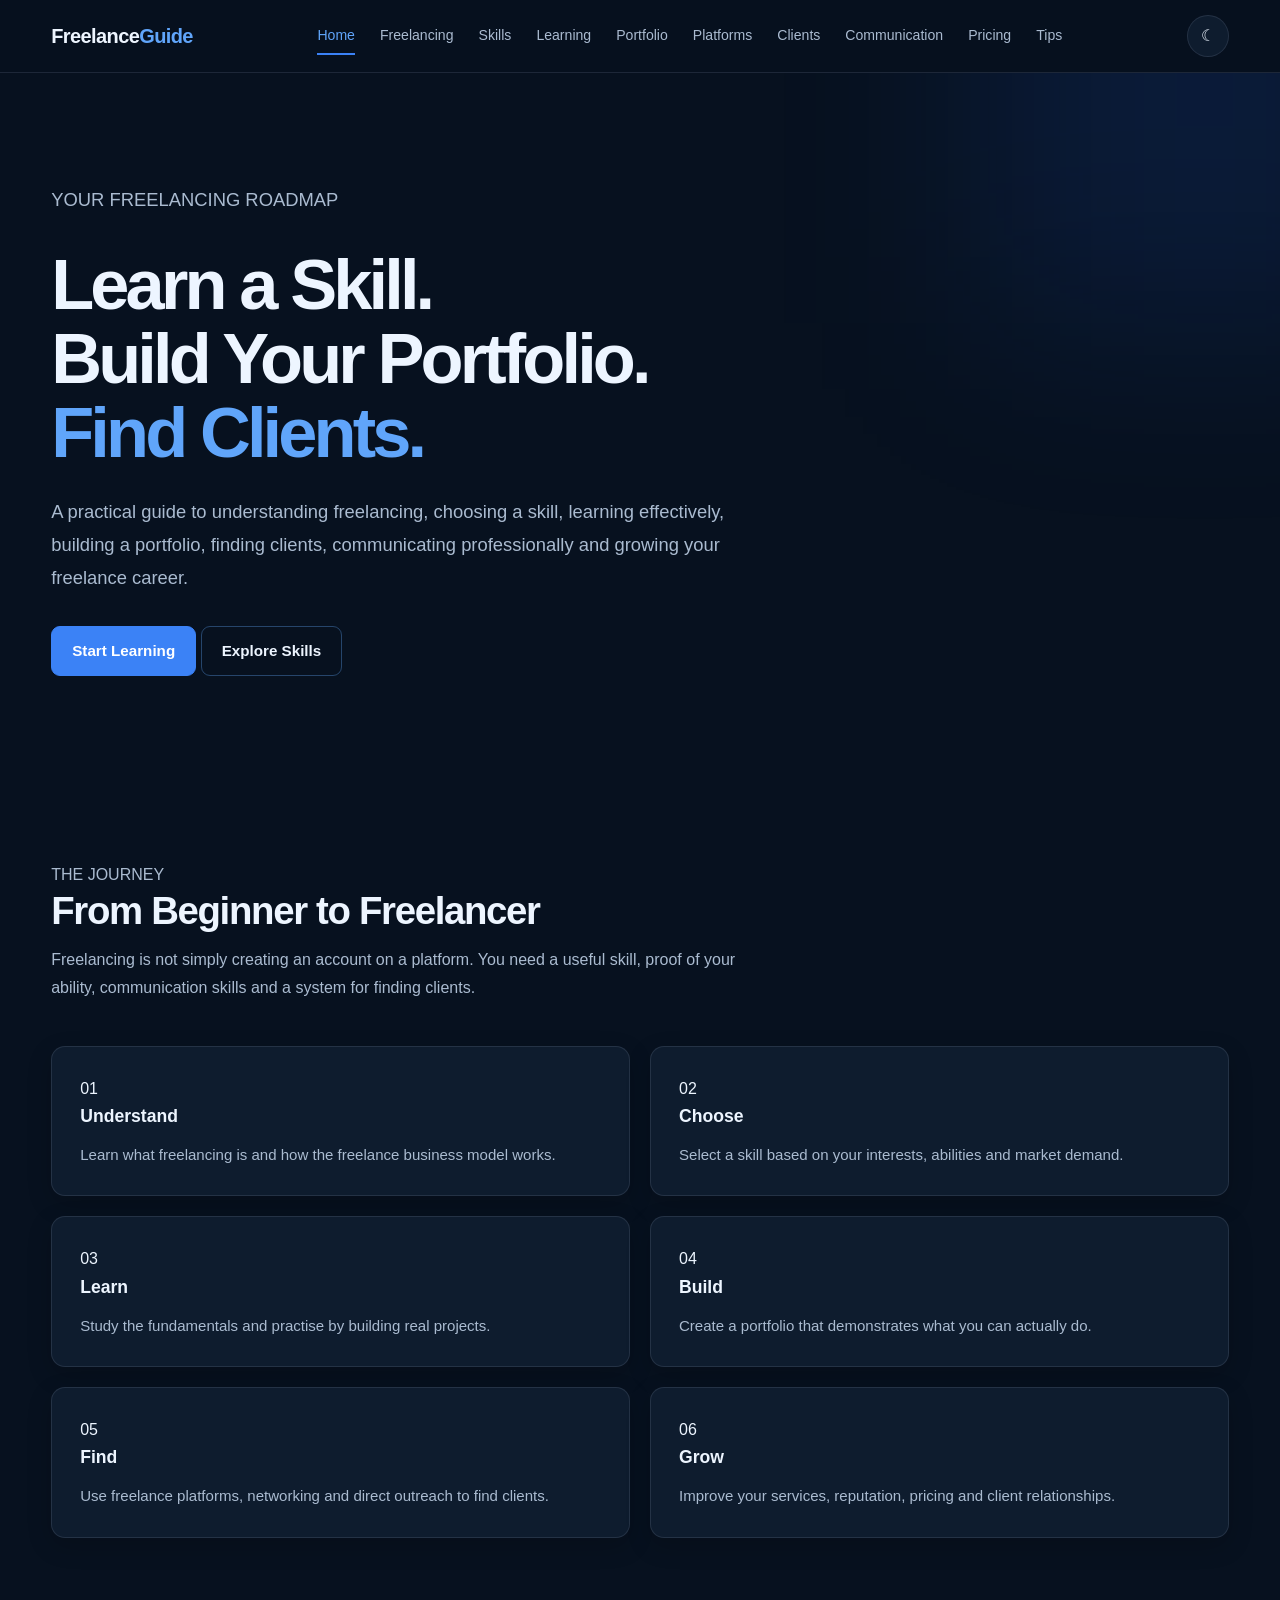
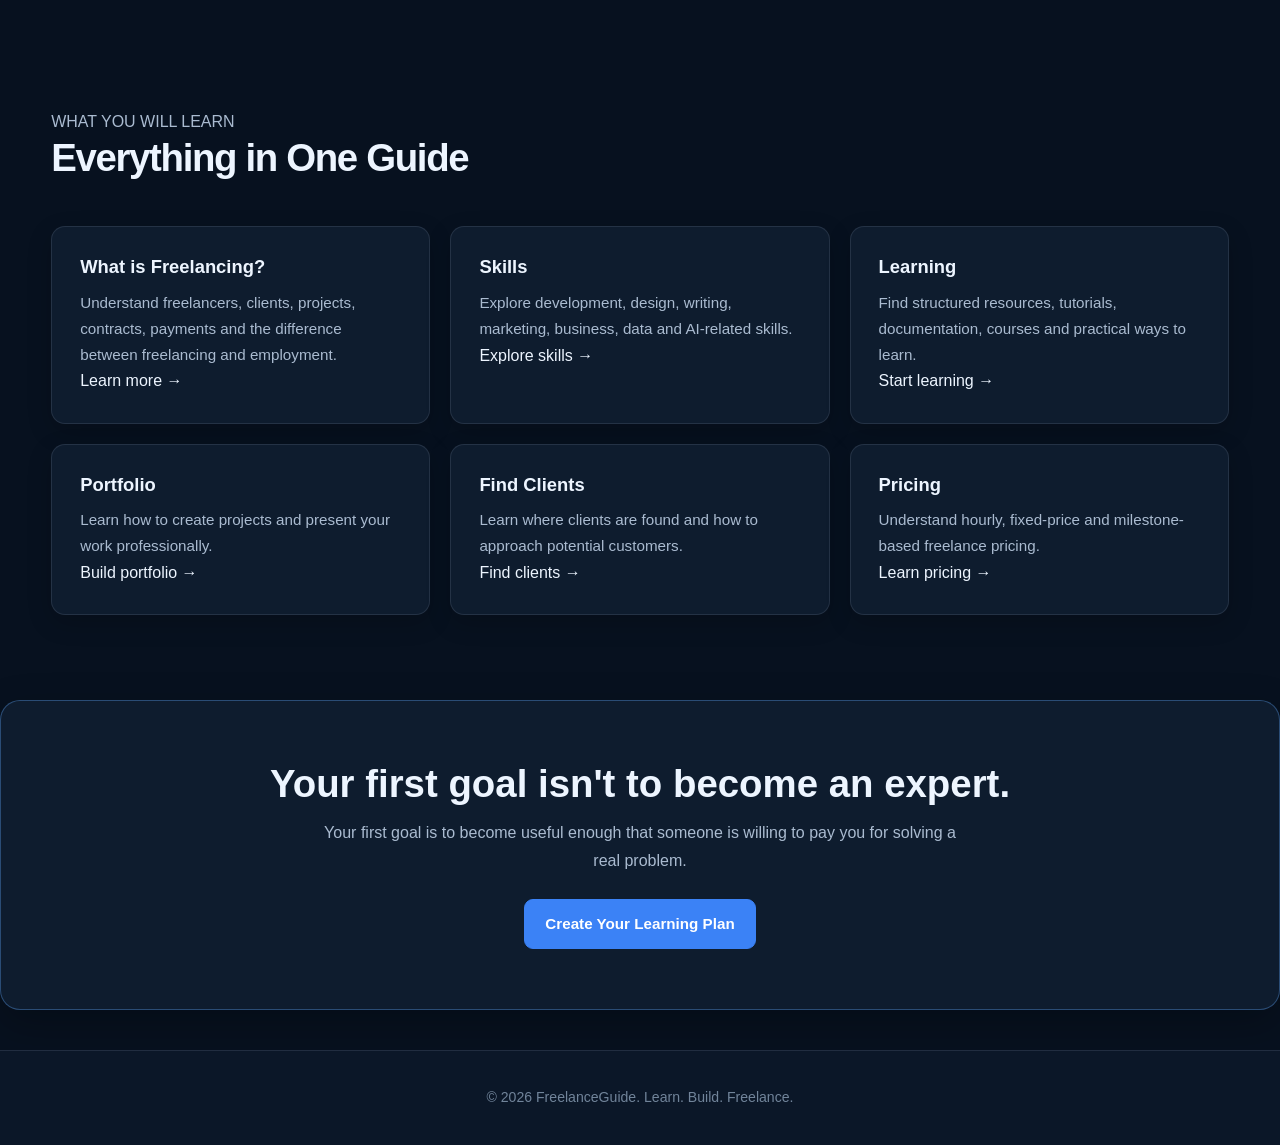
<file: index.html>
<!DOCTYPE html>
<html lang="en">
<head>
    <meta charset="UTF-8">
    <meta name="viewport" content="width=device-width, initial-scale=1.0">
    <title>FreelanceGuide | Start Your Freelancing Journey</title>
    <link rel="stylesheet" href="style.css">
</head>

<body>

<header class="navbar">
    <div class="container nav-container">
        <a href="index.html" class="logo">Freelance<span>Guide</span></a>

        <nav>
            <a href="index.html">Home</a>
            <a href="freelancing.html">Freelancing</a>
            <a href="skills.html">Skills</a>
            <a href="learning.html">Learning</a>
            <a href="portfolio.html">Portfolio</a>
            <a href="platforms.html">Platforms</a>
            <a href="clients.html">Clients</a>
            <a href="communication.html">Communication</a>
            <a href="pricing.html">Pricing</a>
            <a href="tips.html">Tips</a>
        </nav>

        <button id="themeToggle">🌙</button>
    </div>
</header>

<main>

<section class="hero">
    <div class="container">
        <p class="eyebrow">YOUR FREELANCING ROADMAP</p>

        <h1>
            Learn a Skill.<br>
            Build Your Portfolio.<br>
            <span>Find Clients.</span>
        </h1>

        <p class="hero-text">
            A practical guide to understanding freelancing, choosing a skill,
            learning effectively, building a portfolio, finding clients,
            communicating professionally and growing your freelance career.
        </p>

        <div class="hero-buttons">
            <a href="freelancing.html" class="btn">Start Learning</a>
            <a href="skills.html" class="btn secondary">Explore Skills</a>
        </div>
    </div>
</section>

<section class="section">
    <div class="container">

        <div class="section-heading">
            <p class="eyebrow">THE JOURNEY</p>
            <h2>From Beginner to Freelancer</h2>
            <p>
                Freelancing is not simply creating an account on a platform.
                You need a useful skill, proof of your ability, communication
                skills and a system for finding clients.
            </p>
        </div>

        <div class="roadmap">

            <div class="roadmap-card">
                <span>01</span>
                <h3>Understand</h3>
                <p>Learn what freelancing is and how the freelance business model works.</p>
            </div>

            <div class="roadmap-card">
                <span>02</span>
                <h3>Choose</h3>
                <p>Select a skill based on your interests, abilities and market demand.</p>
            </div>

            <div class="roadmap-card">
                <span>03</span>
                <h3>Learn</h3>
                <p>Study the fundamentals and practise by building real projects.</p>
            </div>

            <div class="roadmap-card">
                <span>04</span>
                <h3>Build</h3>
                <p>Create a portfolio that demonstrates what you can actually do.</p>
            </div>

            <div class="roadmap-card">
                <span>05</span>
                <h3>Find</h3>
                <p>Use freelance platforms, networking and direct outreach to find clients.</p>
            </div>

            <div class="roadmap-card">
                <span>06</span>
                <h3>Grow</h3>
                <p>Improve your services, reputation, pricing and client relationships.</p>
            </div>

        </div>
    </div>
</section>

<section class="section">
    <div class="container">

        <div class="section-heading">
            <p class="eyebrow">WHAT YOU WILL LEARN</p>
            <h2>Everything in One Guide</h2>
        </div>

        <div class="card-grid">

            <article class="info-card">
                <h3>What is Freelancing?</h3>
                <p>
                    Understand freelancers, clients, projects, contracts,
                    payments and the difference between freelancing and employment.
                </p>
                <a href="freelancing.html">Learn more →</a>
            </article>

            <article class="info-card">
                <h3>Skills</h3>
                <p>
                    Explore development, design, writing, marketing,
                    business, data and AI-related skills.
                </p>
                <a href="skills.html">Explore skills →</a>
            </article>

            <article class="info-card">
                <h3>Learning</h3>
                <p>
                    Find structured resources, tutorials, documentation,
                    courses and practical ways to learn.
                </p>
                <a href="learning.html">Start learning →</a>
            </article>

            <article class="info-card">
                <h3>Portfolio</h3>
                <p>
                    Learn how to create projects and present your work
                    professionally.
                </p>
                <a href="portfolio.html">Build portfolio →</a>
            </article>

            <article class="info-card">
                <h3>Find Clients</h3>
                <p>
                    Learn where clients are found and how to approach
                    potential customers.
                </p>
                <a href="clients.html">Find clients →</a>
            </article>

            <article class="info-card">
                <h3>Pricing</h3>
                <p>
                    Understand hourly, fixed-price and milestone-based
                    freelance pricing.
                </p>
                <a href="pricing.html">Learn pricing →</a>
            </article>

        </div>
    </div>
</section>

<section class="cta">
    <div class="container">
        <h2>Your first goal isn't to become an expert.</h2>
        <p>
            Your first goal is to become useful enough that someone is willing
            to pay you for solving a real problem.
        </p>
        <a href="learning.html" class="btn">Create Your Learning Plan</a>
    </div>
</section>

</main>

<footer>
    <div class="container">
        <p>© 2026 FreelanceGuide. Learn. Build. Freelance.</p>
    </div>
</footer>

<script src="script.js"></script>

</body>
</html>
</file>
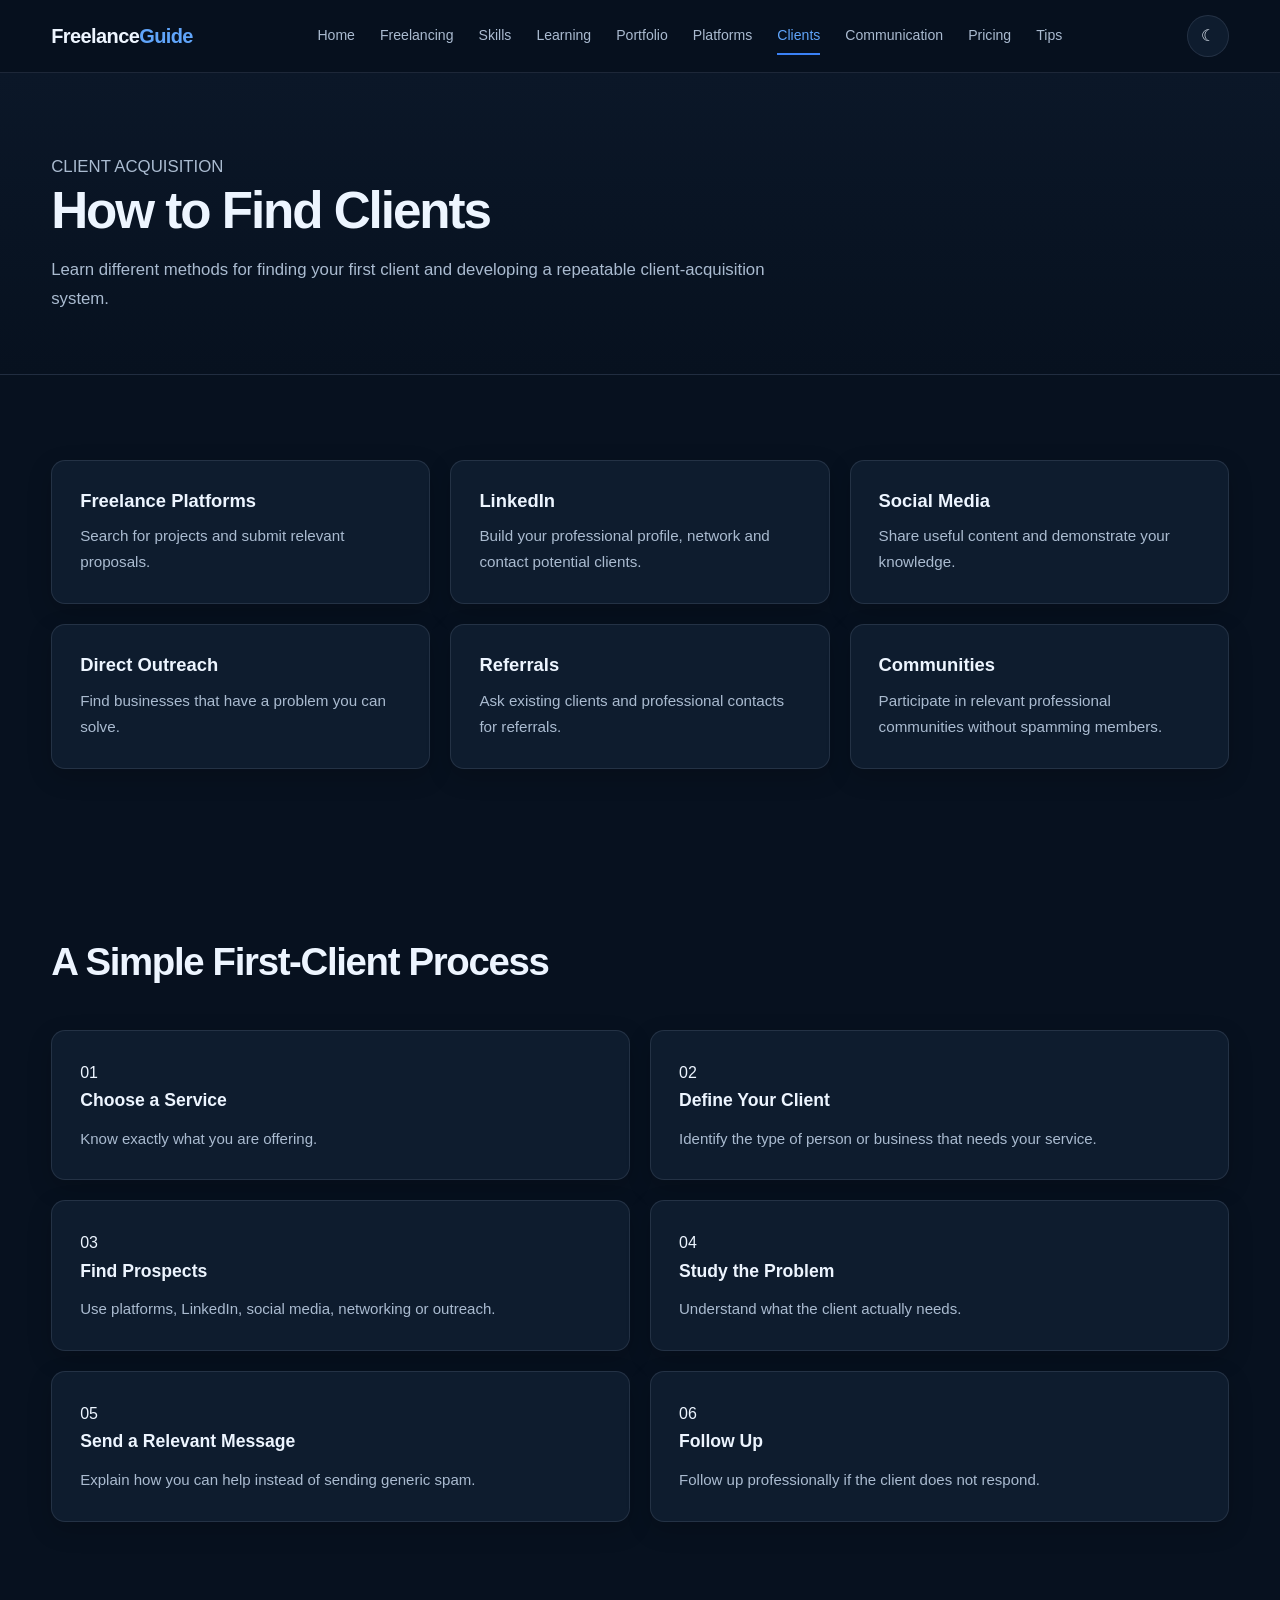
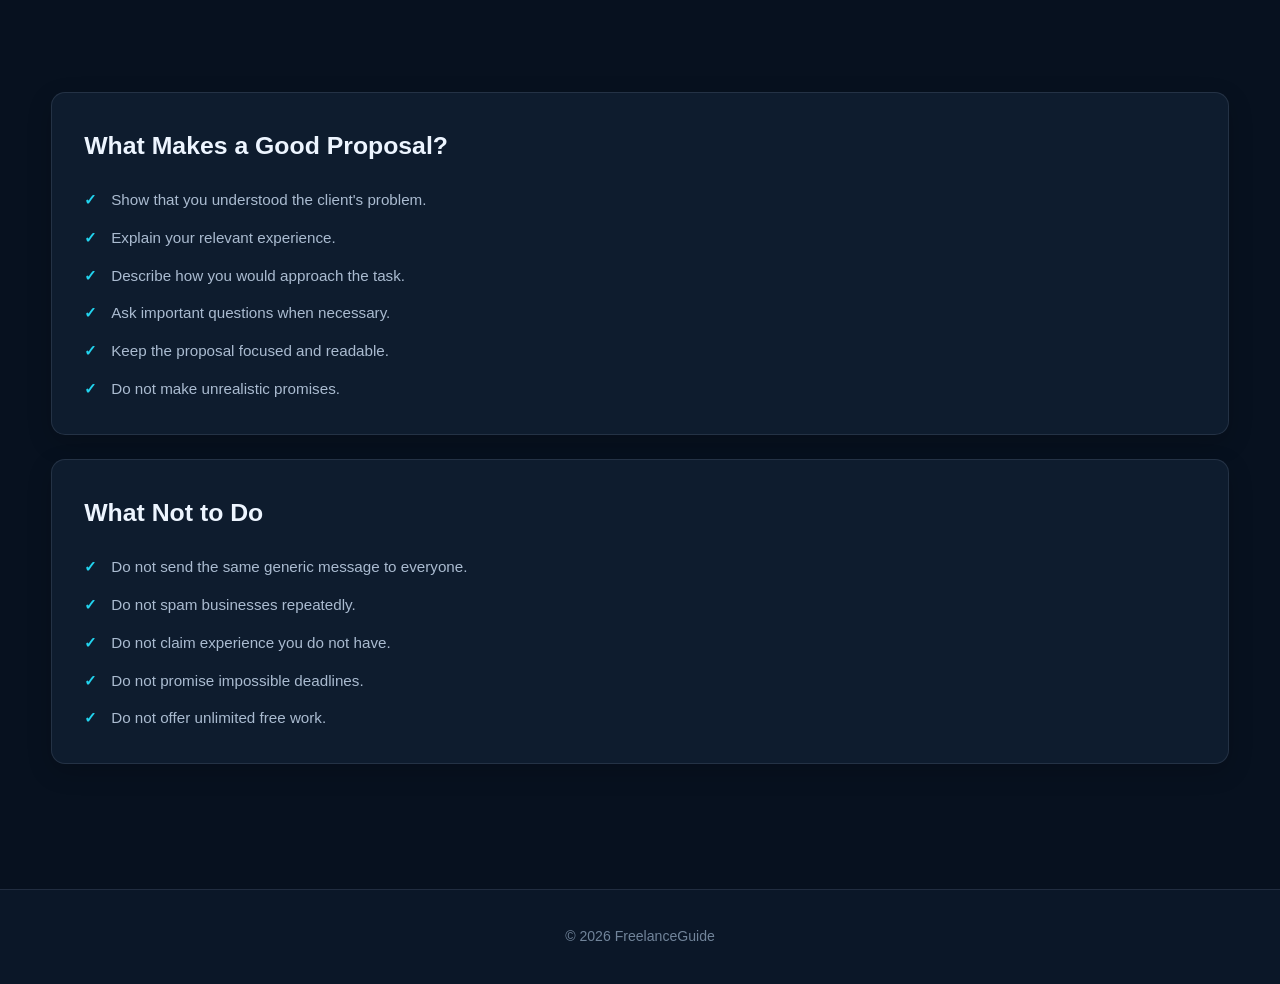
<file: clients.html>
<!DOCTYPE html>
<html lang="en">
<head>
    <meta charset="UTF-8">
    <meta name="viewport" content="width=device-width, initial-scale=1.0">
    <title>How to Find Clients | FreelanceGuide</title>
    <link rel="stylesheet" href="style.css">
</head>

<body>

<header class="navbar">
    <div class="container nav-container">
        <a href="index.html" class="logo">Freelance<span>Guide</span></a>

        <nav>
            <a href="index.html">Home</a>
            <a href="freelancing.html">Freelancing</a>
            <a href="skills.html">Skills</a>
            <a href="learning.html">Learning</a>
            <a href="portfolio.html">Portfolio</a>
            <a href="platforms.html">Platforms</a>
            <a href="clients.html">Clients</a>
            <a href="communication.html">Communication</a>
            <a href="pricing.html">Pricing</a>
            <a href="tips.html">Tips</a>
        </nav>

        <button id="themeToggle">🌙</button>
    </div>
</header>

<main>

<section class="page-hero">
    <div class="container">
        <p class="eyebrow">CLIENT ACQUISITION</p>
        <h1>How to Find Clients</h1>
        <p>
            Learn different methods for finding your first client and
            developing a repeatable client-acquisition system.
        </p>
    </div>
</section>

<section class="section">
    <div class="container">

        <div class="card-grid">

            <article class="info-card">
                <h3>Freelance Platforms</h3>
                <p>
                    Search for projects and submit relevant proposals.
                </p>
            </article>

            <article class="info-card">
                <h3>LinkedIn</h3>
                <p>
                    Build your professional profile, network and contact
                    potential clients.
                </p>
            </article>

            <article class="info-card">
                <h3>Social Media</h3>
                <p>
                    Share useful content and demonstrate your knowledge.
                </p>
            </article>

            <article class="info-card">
                <h3>Direct Outreach</h3>
                <p>
                    Find businesses that have a problem you can solve.
                </p>
            </article>

            <article class="info-card">
                <h3>Referrals</h3>
                <p>
                    Ask existing clients and professional contacts for referrals.
                </p>
            </article>

            <article class="info-card">
                <h3>Communities</h3>
                <p>
                    Participate in relevant professional communities without
                    spamming members.
                </p>
            </article>

        </div>

    </div>
</section>

<section class="section">
    <div class="container">

        <div class="section-heading">
            <h2>A Simple First-Client Process</h2>
        </div>

        <div class="roadmap">

            <div class="roadmap-card">
                <span>01</span>
                <h3>Choose a Service</h3>
                <p>Know exactly what you are offering.</p>
            </div>

            <div class="roadmap-card">
                <span>02</span>
                <h3>Define Your Client</h3>
                <p>Identify the type of person or business that needs your service.</p>
            </div>

            <div class="roadmap-card">
                <span>03</span>
                <h3>Find Prospects</h3>
                <p>Use platforms, LinkedIn, social media, networking or outreach.</p>
            </div>

            <div class="roadmap-card">
                <span>04</span>
                <h3>Study the Problem</h3>
                <p>Understand what the client actually needs.</p>
            </div>

            <div class="roadmap-card">
                <span>05</span>
                <h3>Send a Relevant Message</h3>
                <p>Explain how you can help instead of sending generic spam.</p>
            </div>

            <div class="roadmap-card">
                <span>06</span>
                <h3>Follow Up</h3>
                <p>Follow up professionally if the client does not respond.</p>
            </div>

        </div>

    </div>
</section>

<section class="section">
    <div class="container">

        <div class="content-block">
            <h2>What Makes a Good Proposal?</h2>

            <ul class="check-list">
                <li>Show that you understood the client's problem.</li>
                <li>Explain your relevant experience.</li>
                <li>Describe how you would approach the task.</li>
                <li>Ask important questions when necessary.</li>
                <li>Keep the proposal focused and readable.</li>
                <li>Do not make unrealistic promises.</li>
            </ul>
        </div>

        <div class="content-block">
            <h2>What Not to Do</h2>

            <ul class="check-list">
                <li>Do not send the same generic message to everyone.</li>
                <li>Do not spam businesses repeatedly.</li>
                <li>Do not claim experience you do not have.</li>
                <li>Do not promise impossible deadlines.</li>
                <li>Do not offer unlimited free work.</li>
            </ul>
        </div>

    </div>
</section>

</main>

<footer>
    <div class="container">
        <p>© 2026 FreelanceGuide</p>
    </div>
</footer>

<script src="script.js"></script>

</body>
</html>
</file>
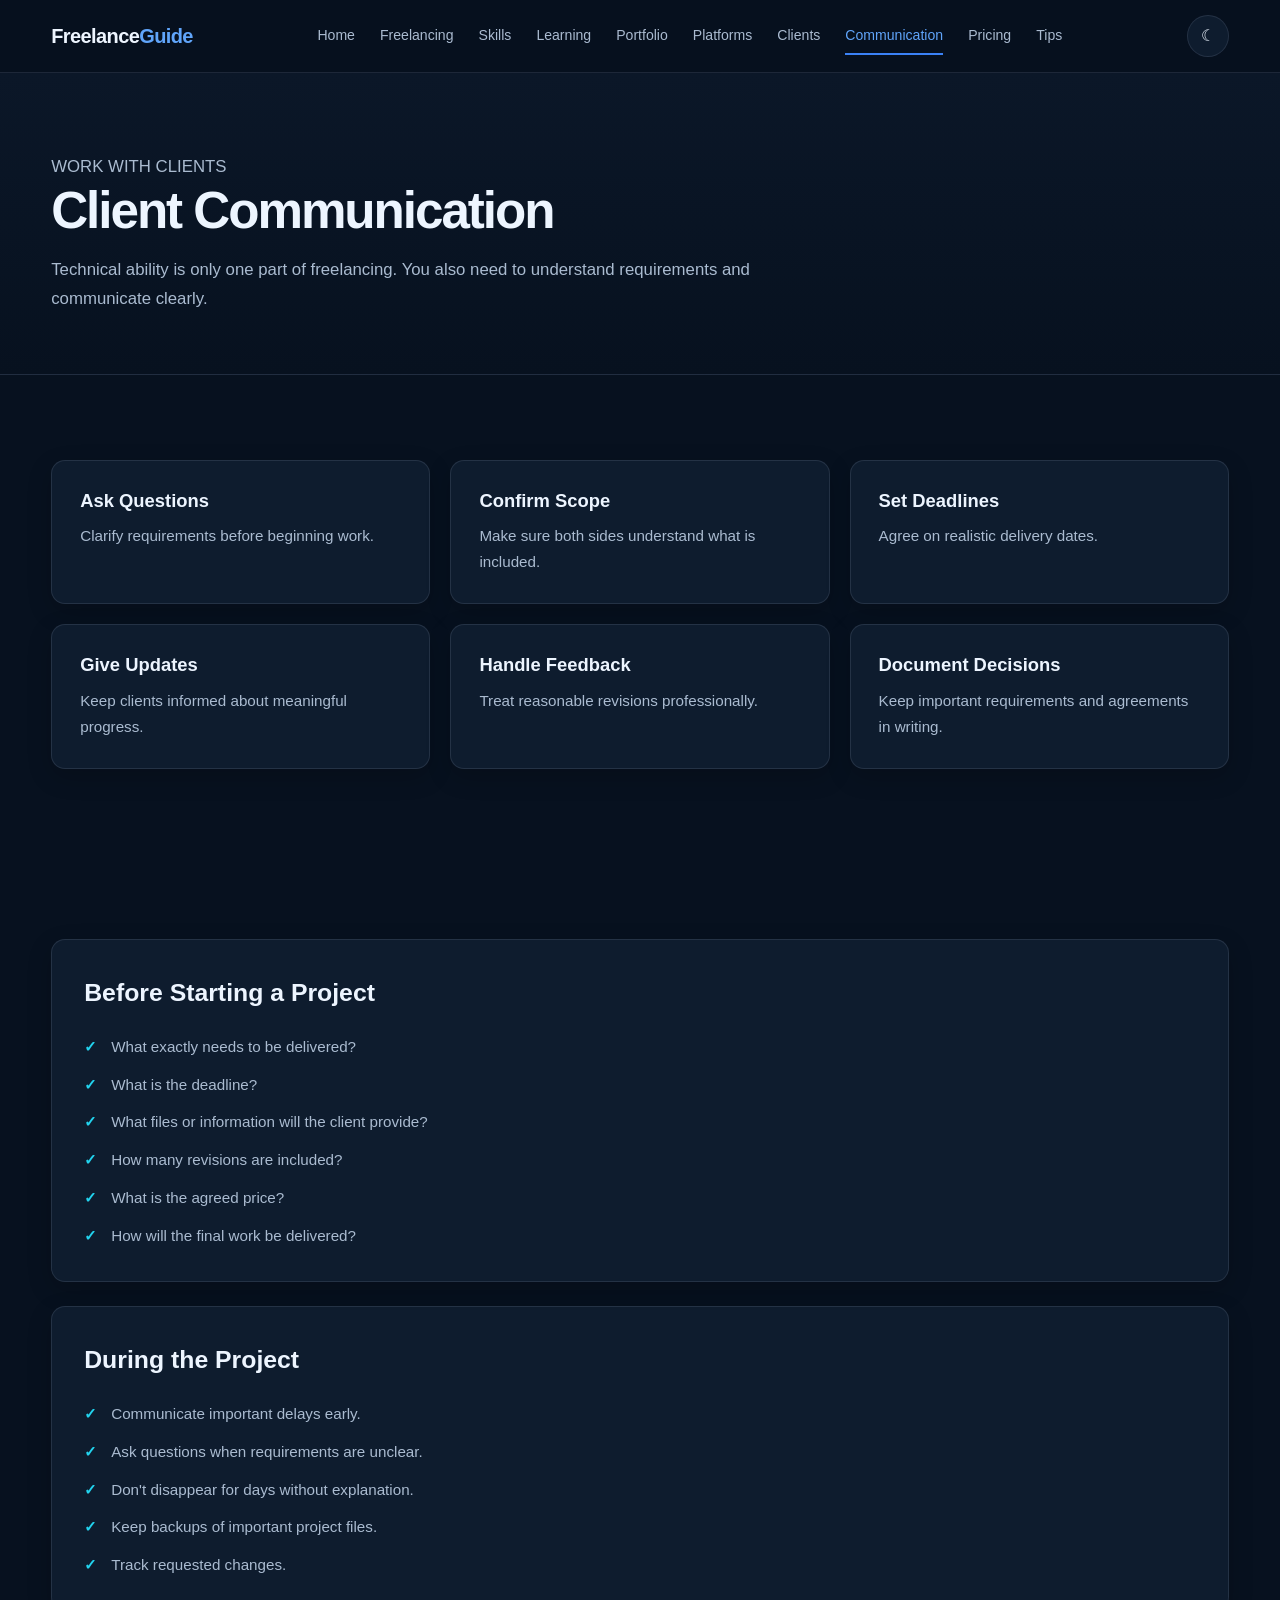
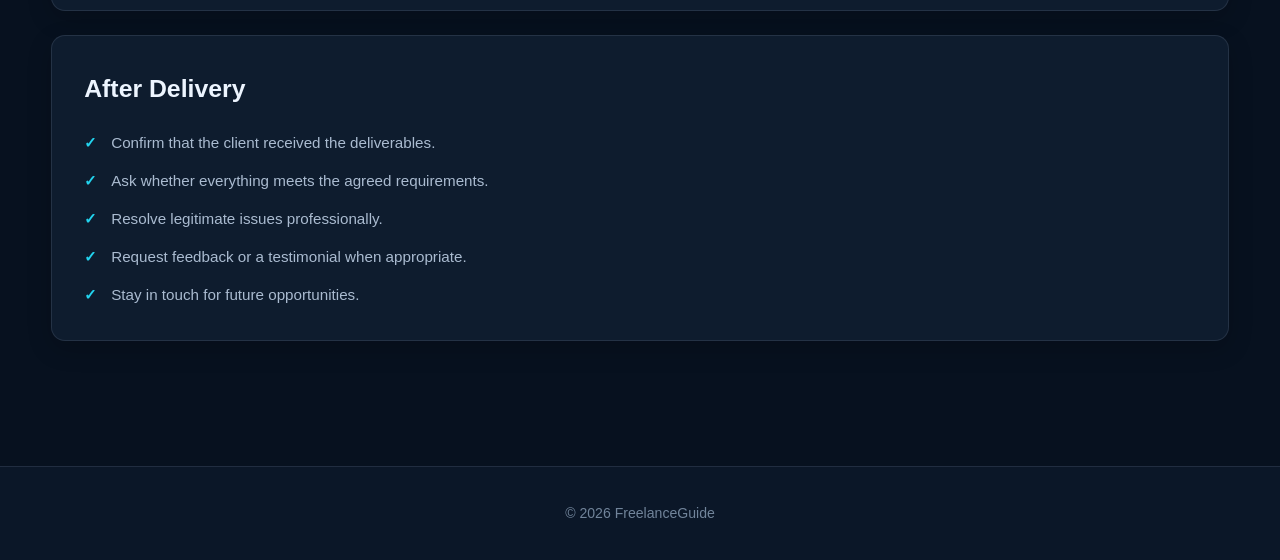
<file: communication.html>
<!DOCTYPE html>
<html lang="en">
<head>
    <meta charset="UTF-8">
    <meta name="viewport" content="width=device-width, initial-scale=1.0">
    <title>Client Communication | FreelanceGuide</title>
    <link rel="stylesheet" href="style.css">
</head>

<body>

<header class="navbar">
    <div class="container nav-container">
        <a href="index.html" class="logo">Freelance<span>Guide</span></a>

        <nav>
            <a href="index.html">Home</a>
            <a href="freelancing.html">Freelancing</a>
            <a href="skills.html">Skills</a>
            <a href="learning.html">Learning</a>
            <a href="portfolio.html">Portfolio</a>
            <a href="platforms.html">Platforms</a>
            <a href="clients.html">Clients</a>
            <a href="communication.html">Communication</a>
            <a href="pricing.html">Pricing</a>
            <a href="tips.html">Tips</a>
        </nav>

        <button id="themeToggle">🌙</button>
    </div>
</header>

<main>

<section class="page-hero">
    <div class="container">
        <p class="eyebrow">WORK WITH CLIENTS</p>
        <h1>Client Communication</h1>
        <p>
            Technical ability is only one part of freelancing. You also need
            to understand requirements and communicate clearly.
        </p>
    </div>
</section>

<section class="section">
    <div class="container">

        <div class="card-grid">

            <article class="info-card">
                <h3>Ask Questions</h3>
                <p>
                    Clarify requirements before beginning work.
                </p>
            </article>

            <article class="info-card">
                <h3>Confirm Scope</h3>
                <p>
                    Make sure both sides understand what is included.
                </p>
            </article>

            <article class="info-card">
                <h3>Set Deadlines</h3>
                <p>
                    Agree on realistic delivery dates.
                </p>
            </article>

            <article class="info-card">
                <h3>Give Updates</h3>
                <p>
                    Keep clients informed about meaningful progress.
                </p>
            </article>

            <article class="info-card">
                <h3>Handle Feedback</h3>
                <p>
                    Treat reasonable revisions professionally.
                </p>
            </article>

            <article class="info-card">
                <h3>Document Decisions</h3>
                <p>
                    Keep important requirements and agreements in writing.
                </p>
            </article>

        </div>

    </div>
</section>

<section class="section">
    <div class="container">

        <div class="content-block">

            <h2>Before Starting a Project</h2>

            <ul class="check-list">
                <li>What exactly needs to be delivered?</li>
                <li>What is the deadline?</li>
                <li>What files or information will the client provide?</li>
                <li>How many revisions are included?</li>
                <li>What is the agreed price?</li>
                <li>How will the final work be delivered?</li>
            </ul>

        </div>

        <div class="content-block">

            <h2>During the Project</h2>

            <ul class="check-list">
                <li>Communicate important delays early.</li>
                <li>Ask questions when requirements are unclear.</li>
                <li>Don't disappear for days without explanation.</li>
                <li>Keep backups of important project files.</li>
                <li>Track requested changes.</li>
            </ul>

        </div>

        <div class="content-block">

            <h2>After Delivery</h2>

            <ul class="check-list">
                <li>Confirm that the client received the deliverables.</li>
                <li>Ask whether everything meets the agreed requirements.</li>
                <li>Resolve legitimate issues professionally.</li>
                <li>Request feedback or a testimonial when appropriate.</li>
                <li>Stay in touch for future opportunities.</li>
            </ul>

        </div>

    </div>
</section>

</main>

<footer>
    <div class="container">
        <p>© 2026 FreelanceGuide</p>
    </div>
</footer>

<script src="script.js"></script>

</body>
</html>
</file>
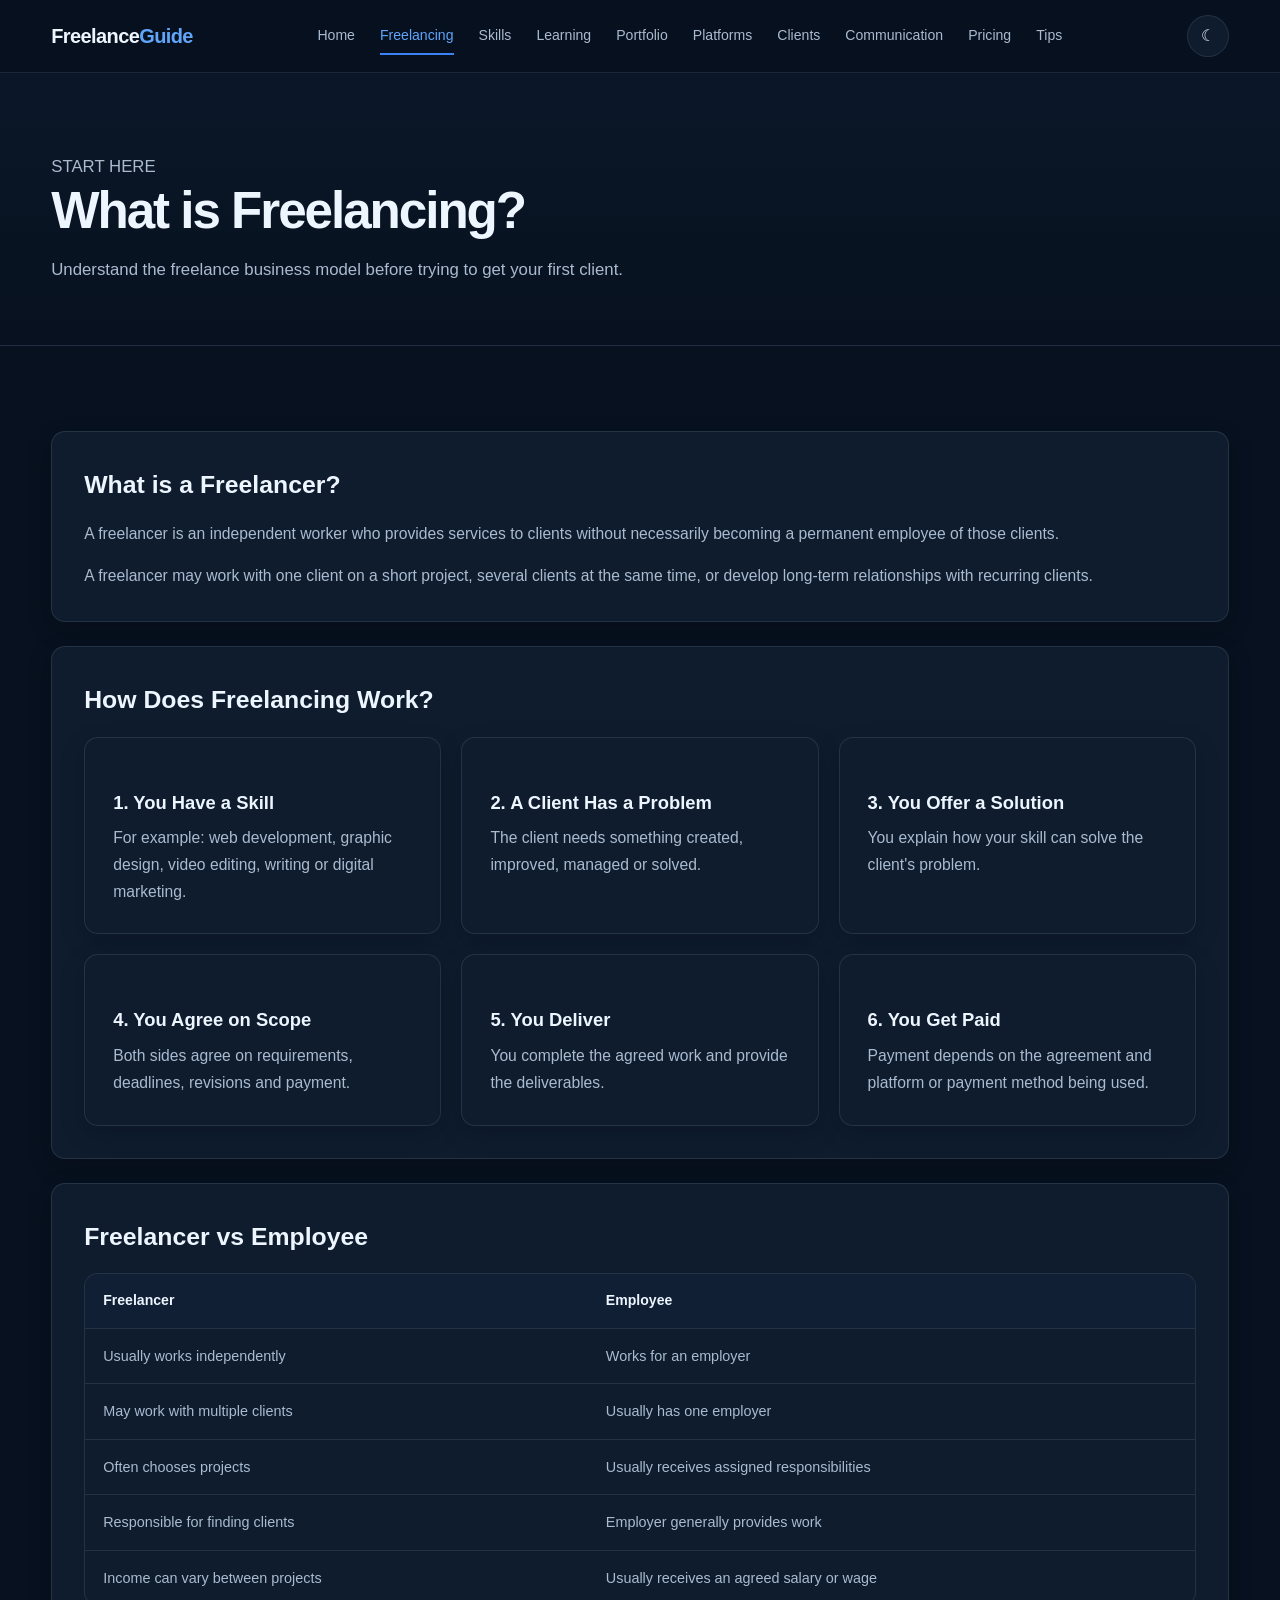
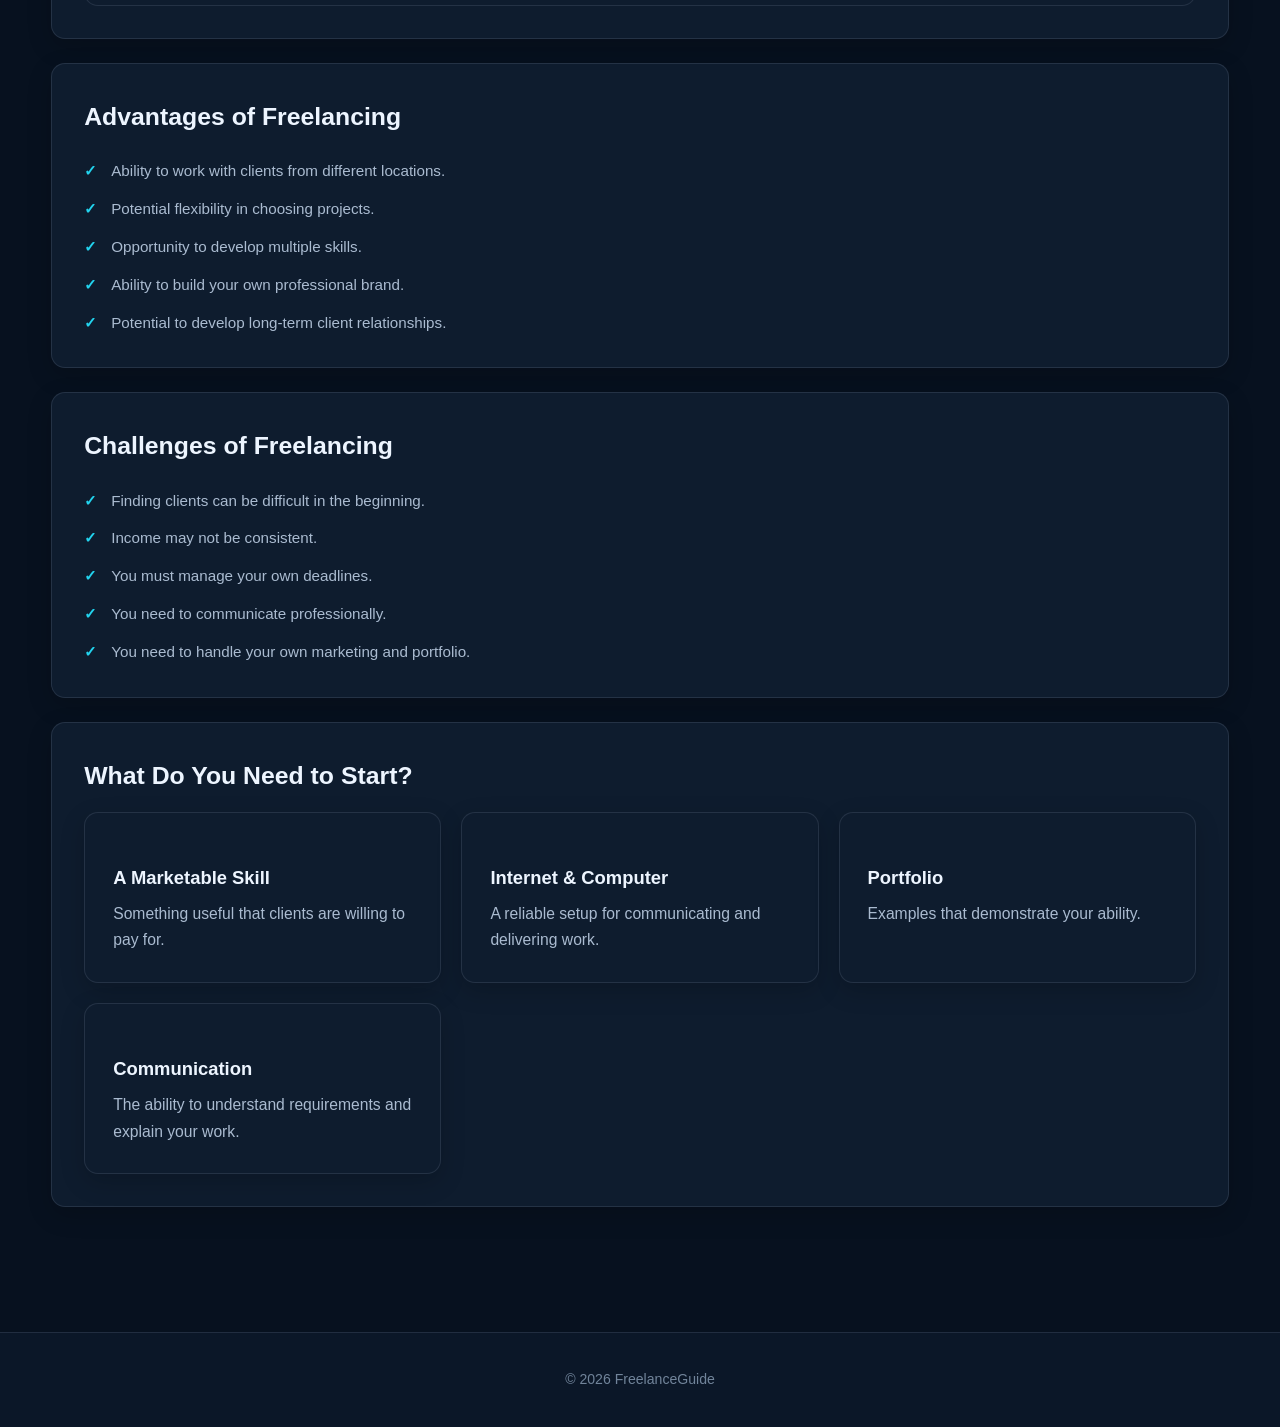
<file: freelancing.html>
<!DOCTYPE html>
<html lang="en">
<head>
    <meta charset="UTF-8">
    <meta name="viewport" content="width=device-width, initial-scale=1.0">
    <title>What is Freelancing? | FreelanceGuide</title>
    <link rel="stylesheet" href="style.css">
</head>

<body>

<header class="navbar">
    <div class="container nav-container">
        <a href="index.html" class="logo">Freelance<span>Guide</span></a>

        <nav>
            <a href="index.html">Home</a>
            <a href="freelancing.html">Freelancing</a>
            <a href="skills.html">Skills</a>
            <a href="learning.html">Learning</a>
            <a href="portfolio.html">Portfolio</a>
            <a href="platforms.html">Platforms</a>
            <a href="clients.html">Clients</a>
            <a href="communication.html">Communication</a>
            <a href="pricing.html">Pricing</a>
            <a href="tips.html">Tips</a>
        </nav>

        <button id="themeToggle">🌙</button>
    </div>
</header>

<main>

<section class="page-hero">
    <div class="container">
        <p class="eyebrow">START HERE</p>
        <h1>What is Freelancing?</h1>
        <p>
            Understand the freelance business model before trying to get your
            first client.
        </p>
    </div>
</section>

<section class="section">
    <div class="container">

        <div class="content-block">
            <h2>What is a Freelancer?</h2>

            <p>
                A freelancer is an independent worker who provides services
                to clients without necessarily becoming a permanent employee
                of those clients.
            </p>

            <p>
                A freelancer may work with one client on a short project,
                several clients at the same time, or develop long-term
                relationships with recurring clients.
            </p>
        </div>

        <div class="content-block">
            <h2>How Does Freelancing Work?</h2>

            <div class="card-grid">

                <article class="info-card">
                    <h3>1. You Have a Skill</h3>
                    <p>
                        For example: web development, graphic design,
                        video editing, writing or digital marketing.
                    </p>
                </article>

                <article class="info-card">
                    <h3>2. A Client Has a Problem</h3>
                    <p>
                        The client needs something created, improved,
                        managed or solved.
                    </p>
                </article>

                <article class="info-card">
                    <h3>3. You Offer a Solution</h3>
                    <p>
                        You explain how your skill can solve the client's
                        problem.
                    </p>
                </article>

                <article class="info-card">
                    <h3>4. You Agree on Scope</h3>
                    <p>
                        Both sides agree on requirements, deadlines,
                        revisions and payment.
                    </p>
                </article>

                <article class="info-card">
                    <h3>5. You Deliver</h3>
                    <p>
                        You complete the agreed work and provide the
                        deliverables.
                    </p>
                </article>

                <article class="info-card">
                    <h3>6. You Get Paid</h3>
                    <p>
                        Payment depends on the agreement and platform or
                        payment method being used.
                    </p>
                </article>

            </div>
        </div>

        <div class="content-block">
            <h2>Freelancer vs Employee</h2>

            <div class="table-wrapper">
                <table>
                    <tr>
                        <th>Freelancer</th>
                        <th>Employee</th>
                    </tr>

                    <tr>
                        <td>Usually works independently</td>
                        <td>Works for an employer</td>
                    </tr>

                    <tr>
                        <td>May work with multiple clients</td>
                        <td>Usually has one employer</td>
                    </tr>

                    <tr>
                        <td>Often chooses projects</td>
                        <td>Usually receives assigned responsibilities</td>
                    </tr>

                    <tr>
                        <td>Responsible for finding clients</td>
                        <td>Employer generally provides work</td>
                    </tr>

                    <tr>
                        <td>Income can vary between projects</td>
                        <td>Usually receives an agreed salary or wage</td>
                    </tr>
                </table>
            </div>
        </div>

        <div class="content-block">
            <h2>Advantages of Freelancing</h2>

            <ul class="check-list">
                <li>Ability to work with clients from different locations.</li>
                <li>Potential flexibility in choosing projects.</li>
                <li>Opportunity to develop multiple skills.</li>
                <li>Ability to build your own professional brand.</li>
                <li>Potential to develop long-term client relationships.</li>
            </ul>
        </div>

        <div class="content-block">
            <h2>Challenges of Freelancing</h2>

            <ul class="check-list">
                <li>Finding clients can be difficult in the beginning.</li>
                <li>Income may not be consistent.</li>
                <li>You must manage your own deadlines.</li>
                <li>You need to communicate professionally.</li>
                <li>You need to handle your own marketing and portfolio.</li>
            </ul>
        </div>

        <div class="content-block">
            <h2>What Do You Need to Start?</h2>

            <div class="card-grid">
                <article class="info-card">
                    <h3>A Marketable Skill</h3>
                    <p>Something useful that clients are willing to pay for.</p>
                </article>

                <article class="info-card">
                    <h3>Internet & Computer</h3>
                    <p>A reliable setup for communicating and delivering work.</p>
                </article>

                <article class="info-card">
                    <h3>Portfolio</h3>
                    <p>Examples that demonstrate your ability.</p>
                </article>

                <article class="info-card">
                    <h3>Communication</h3>
                    <p>The ability to understand requirements and explain your work.</p>
                </article>
            </div>
        </div>

    </div>
</section>

</main>

<footer>
    <div class="container">
        <p>© 2026 FreelanceGuide</p>
    </div>
</footer>

<script src="script.js"></script>

</body>
</html>
</file>
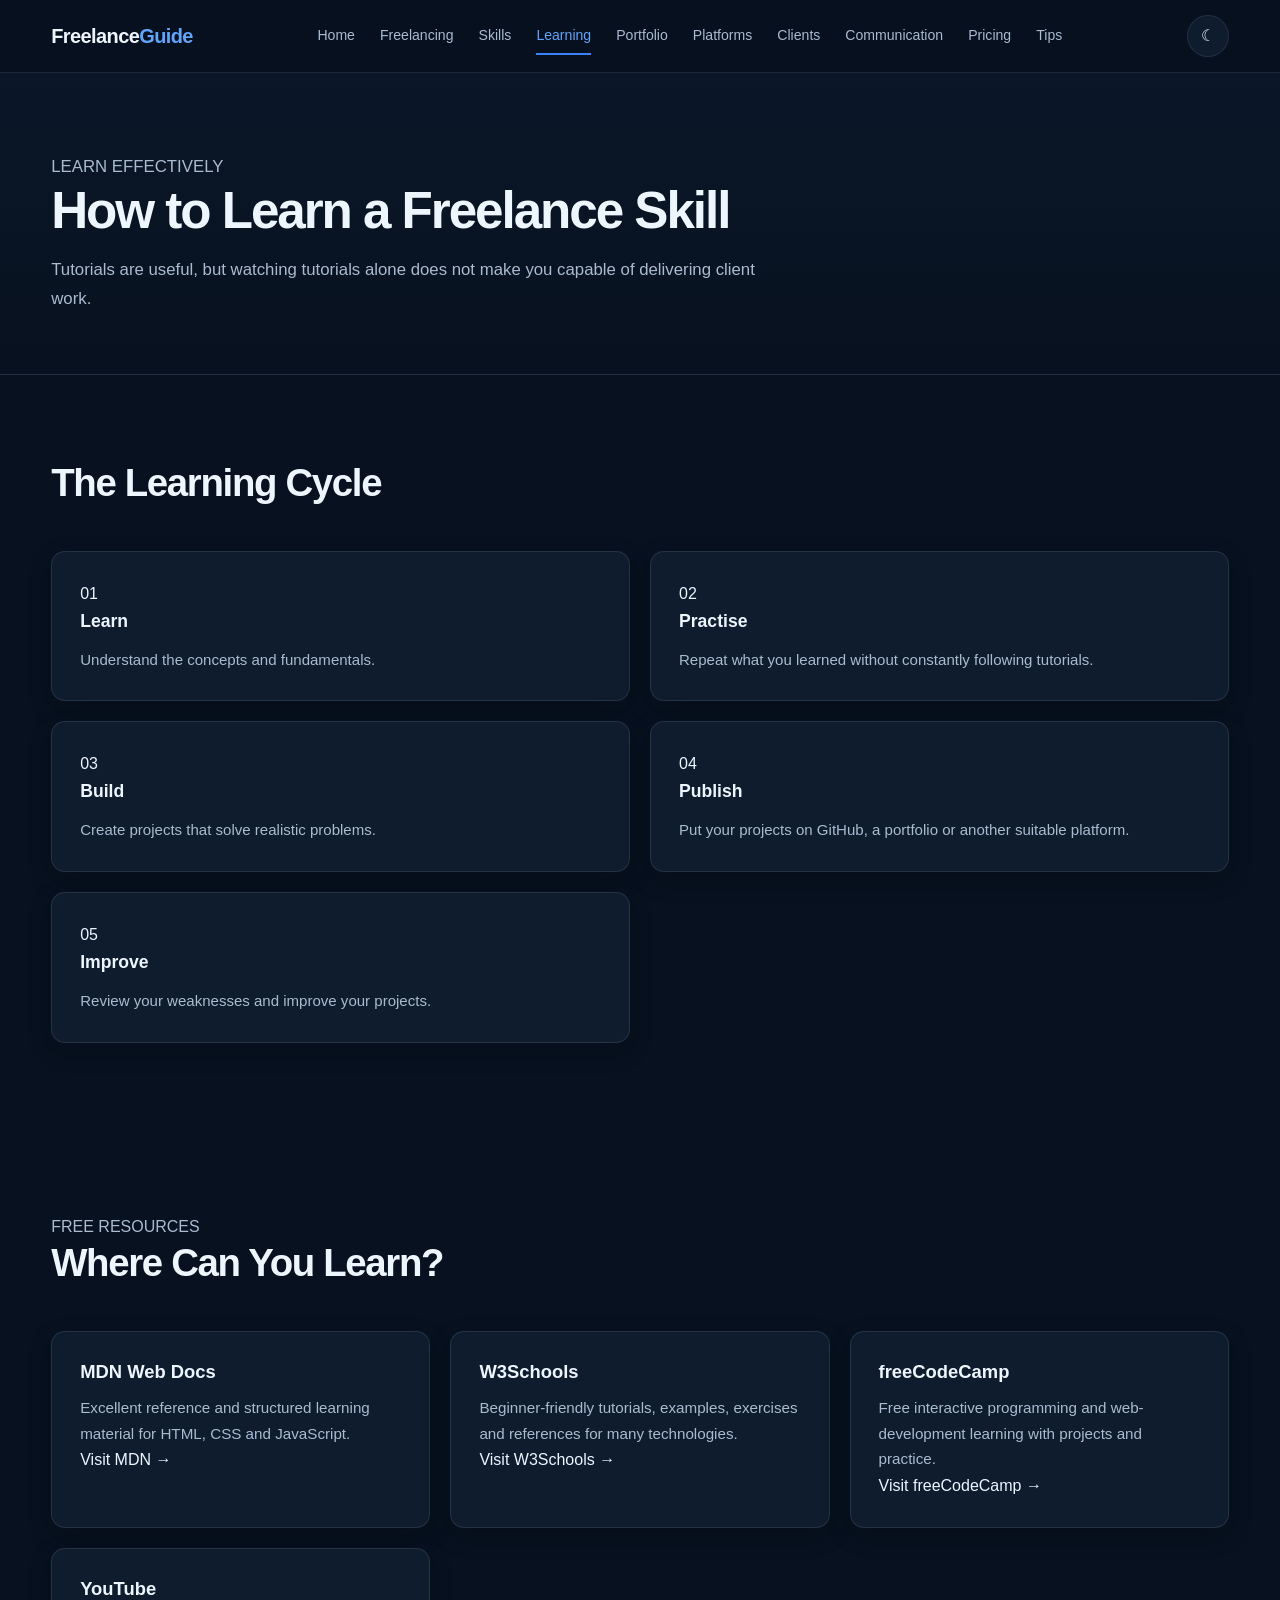
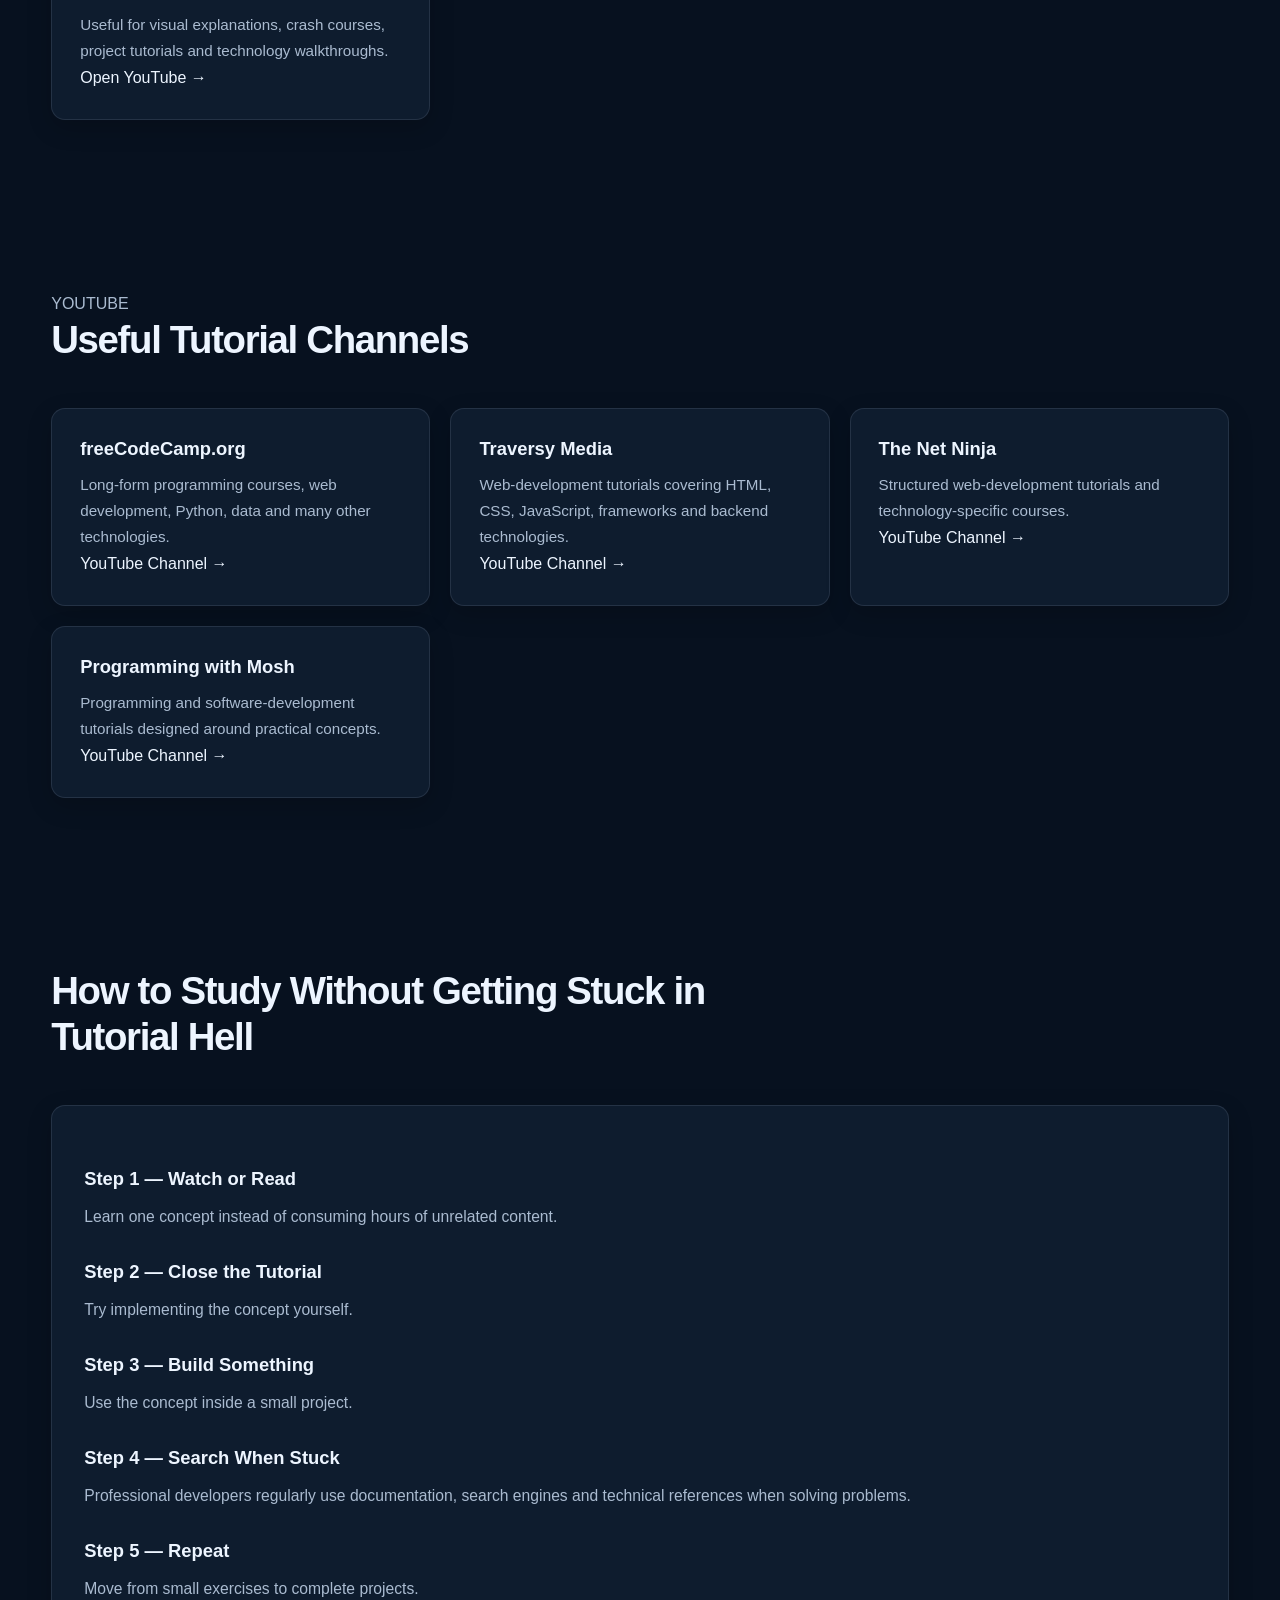
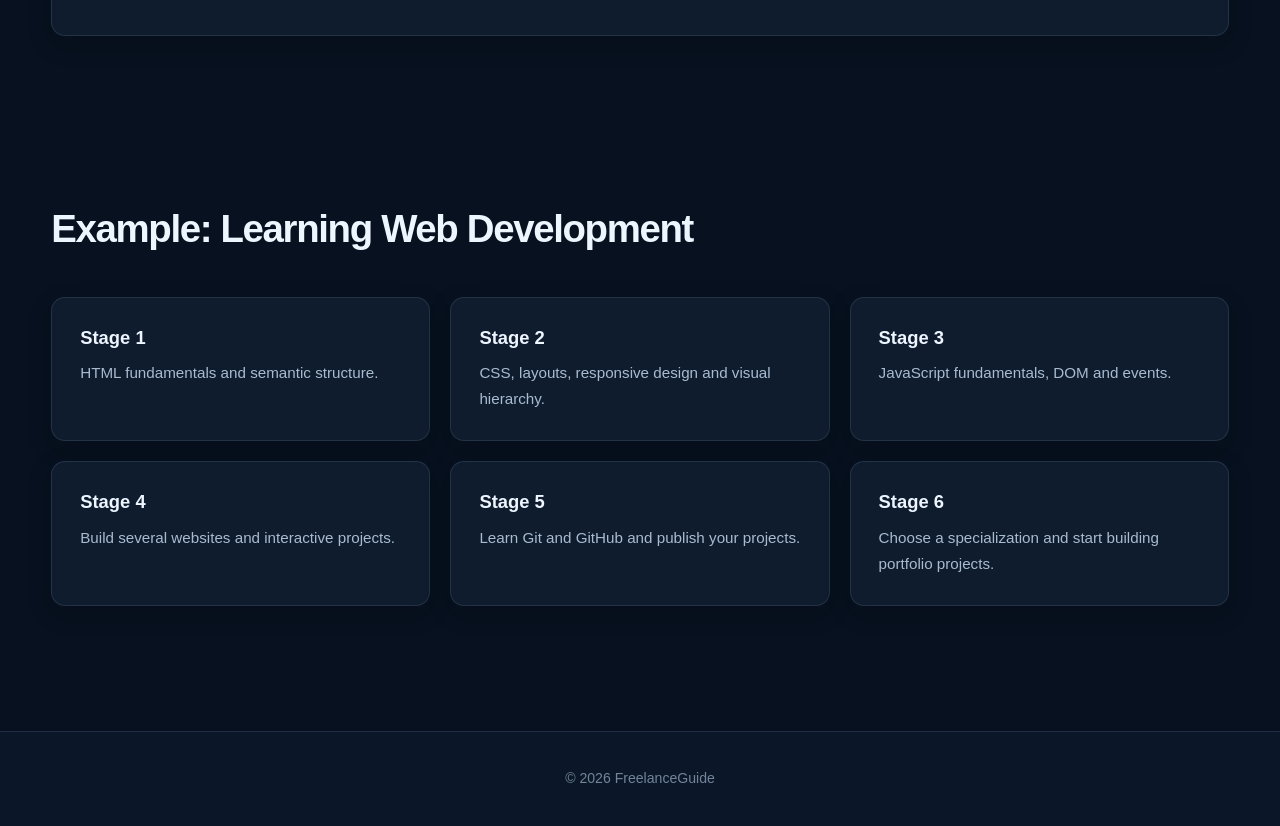
<file: learning.html>
<!DOCTYPE html>
<html lang="en">
<head>
    <meta charset="UTF-8">
    <meta name="viewport" content="width=device-width, initial-scale=1.0">
    <title>How to Learn Freelance Skills | FreelanceGuide</title>
    <link rel="stylesheet" href="style.css">
</head>

<body>

<header class="navbar">
    <div class="container nav-container">
        <a href="index.html" class="logo">Freelance<span>Guide</span></a>

        <nav>
            <a href="index.html">Home</a>
            <a href="freelancing.html">Freelancing</a>
            <a href="skills.html">Skills</a>
            <a href="learning.html">Learning</a>
            <a href="portfolio.html">Portfolio</a>
            <a href="platforms.html">Platforms</a>
            <a href="clients.html">Clients</a>
            <a href="communication.html">Communication</a>
            <a href="pricing.html">Pricing</a>
            <a href="tips.html">Tips</a>
        </nav>

        <button id="themeToggle">🌙</button>
    </div>
</header>

<main>

<section class="page-hero">
    <div class="container">
        <p class="eyebrow">LEARN EFFECTIVELY</p>
        <h1>How to Learn a Freelance Skill</h1>
        <p>
            Tutorials are useful, but watching tutorials alone does not make
            you capable of delivering client work.
        </p>
    </div>
</section>

<section class="section">
    <div class="container">

        <div class="section-heading">
            <h2>The Learning Cycle</h2>
        </div>

        <div class="roadmap">

            <div class="roadmap-card">
                <span>01</span>
                <h3>Learn</h3>
                <p>Understand the concepts and fundamentals.</p>
            </div>

            <div class="roadmap-card">
                <span>02</span>
                <h3>Practise</h3>
                <p>Repeat what you learned without constantly following tutorials.</p>
            </div>

            <div class="roadmap-card">
                <span>03</span>
                <h3>Build</h3>
                <p>Create projects that solve realistic problems.</p>
            </div>

            <div class="roadmap-card">
                <span>04</span>
                <h3>Publish</h3>
                <p>Put your projects on GitHub, a portfolio or another suitable platform.</p>
            </div>

            <div class="roadmap-card">
                <span>05</span>
                <h3>Improve</h3>
                <p>Review your weaknesses and improve your projects.</p>
            </div>

        </div>

    </div>
</section>

<section class="section">
    <div class="container">

        <div class="section-heading">
            <p class="eyebrow">FREE RESOURCES</p>
            <h2>Where Can You Learn?</h2>
        </div>

        <div class="card-grid">

            <article class="info-card">
                <h3>MDN Web Docs</h3>
                <p>
                    Excellent reference and structured learning material
                    for HTML, CSS and JavaScript.
                </p>
                <a href="https://developer.mozilla.org/" target="_blank">
                    Visit MDN →
                </a>
            </article>

            <article class="info-card">
                <h3>W3Schools</h3>
                <p>
                    Beginner-friendly tutorials, examples, exercises and
                    references for many technologies.
                </p>
                <a href="https://www.w3schools.com/" target="_blank">
                    Visit W3Schools →
                </a>
            </article>

            <article class="info-card">
                <h3>freeCodeCamp</h3>
                <p>
                    Free interactive programming and web-development
                    learning with projects and practice.
                </p>
                <a href="https://www.freecodecamp.org/" target="_blank">
                    Visit freeCodeCamp →
                </a>
            </article>

            <article class="info-card">
                <h3>YouTube</h3>
                <p>
                    Useful for visual explanations, crash courses,
                    project tutorials and technology walkthroughs.
                </p>
                <a href="https://www.youtube.com/" target="_blank">
                    Open YouTube →
                </a>
            </article>

        </div>

    </div>
</section>

<section class="section">
    <div class="container">

        <div class="section-heading">
            <p class="eyebrow">YOUTUBE</p>
            <h2>Useful Tutorial Channels</h2>
        </div>

        <div class="card-grid">

            <article class="info-card">
                <h3>freeCodeCamp.org</h3>
                <p>
                    Long-form programming courses, web development,
                    Python, data and many other technologies.
                </p>
                <a href="https://www.youtube.com/@freecodecamp" target="_blank">
                    YouTube Channel →
                </a>
            </article>

            <article class="info-card">
                <h3>Traversy Media</h3>
                <p>
                    Web-development tutorials covering HTML, CSS,
                    JavaScript, frameworks and backend technologies.
                </p>
                <a href="https://www.youtube.com/@TraversyMedia" target="_blank">
                    YouTube Channel →
                </a>
            </article>

            <article class="info-card">
                <h3>The Net Ninja</h3>
                <p>
                    Structured web-development tutorials and
                    technology-specific courses.
                </p>
                <a href="https://www.youtube.com/@NetNinja" target="_blank">
                    YouTube Channel →
                </a>
            </article>

            <article class="info-card">
                <h3>Programming with Mosh</h3>
                <p>
                    Programming and software-development tutorials
                    designed around practical concepts.
                </p>
                <a href="https://www.youtube.com/@programmingwithmosh" target="_blank">
                    YouTube Channel →
                </a>
            </article>

        </div>

    </div>
</section>

<section class="section">
    <div class="container">

        <div class="section-heading">
            <h2>How to Study Without Getting Stuck in Tutorial Hell</h2>
        </div>

        <div class="content-block">

            <h3>Step 1 — Watch or Read</h3>
            <p>
                Learn one concept instead of consuming hours of unrelated content.
            </p>

            <h3>Step 2 — Close the Tutorial</h3>
            <p>
                Try implementing the concept yourself.
            </p>

            <h3>Step 3 — Build Something</h3>
            <p>
                Use the concept inside a small project.
            </p>

            <h3>Step 4 — Search When Stuck</h3>
            <p>
                Professional developers regularly use documentation,
                search engines and technical references when solving problems.
            </p>

            <h3>Step 5 — Repeat</h3>
            <p>
                Move from small exercises to complete projects.
            </p>

        </div>

    </div>
</section>

<section class="section">
    <div class="container">

        <div class="section-heading">
            <h2>Example: Learning Web Development</h2>
        </div>

        <div class="card-grid">

            <article class="info-card">
                <h3>Stage 1</h3>
                <p>HTML fundamentals and semantic structure.</p>
            </article>

            <article class="info-card">
                <h3>Stage 2</h3>
                <p>CSS, layouts, responsive design and visual hierarchy.</p>
            </article>

            <article class="info-card">
                <h3>Stage 3</h3>
                <p>JavaScript fundamentals, DOM and events.</p>
            </article>

            <article class="info-card">
                <h3>Stage 4</h3>
                <p>Build several websites and interactive projects.</p>
            </article>

            <article class="info-card">
                <h3>Stage 5</h3>
                <p>Learn Git and GitHub and publish your projects.</p>
            </article>

            <article class="info-card">
                <h3>Stage 6</h3>
                <p>Choose a specialization and start building portfolio projects.</p>
            </article>

        </div>

    </div>
</section>

</main>

<footer>
    <div class="container">
        <p>© 2026 FreelanceGuide</p>
    </div>
</footer>

<script src="script.js"></script>

</body>
</html>
</file>
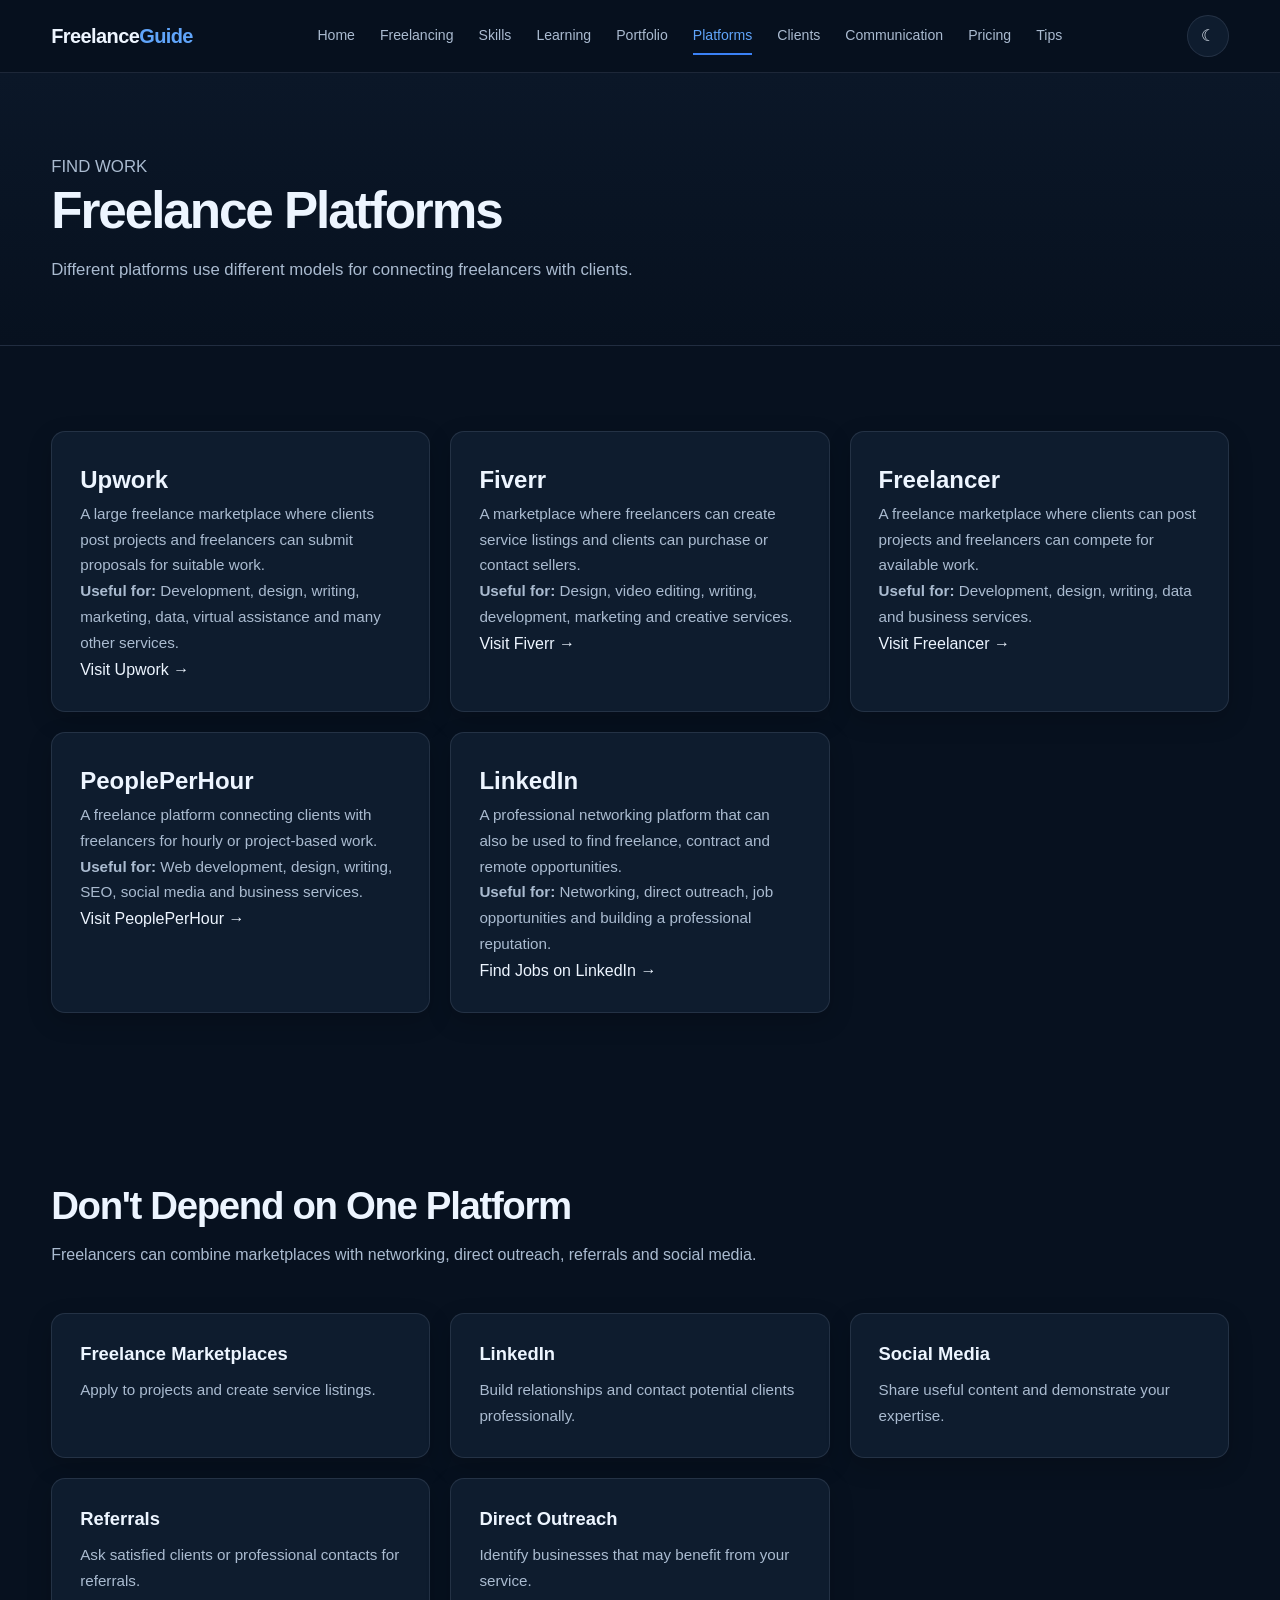
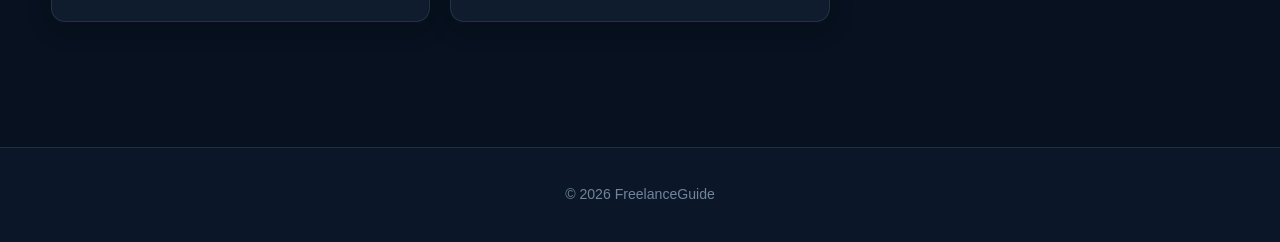
<file: platforms.html>
<!DOCTYPE html>
<html lang="en">
<head>
    <meta charset="UTF-8">
    <meta name="viewport" content="width=device-width, initial-scale=1.0">
    <title>Freelance Platforms | FreelanceGuide</title>
    <link rel="stylesheet" href="style.css">
</head>

<body>

<header class="navbar">
    <div class="container nav-container">
        <a href="index.html" class="logo">Freelance<span>Guide</span></a>

        <nav>
            <a href="index.html">Home</a>
            <a href="freelancing.html">Freelancing</a>
            <a href="skills.html">Skills</a>
            <a href="learning.html">Learning</a>
            <a href="portfolio.html">Portfolio</a>
            <a href="platforms.html">Platforms</a>
            <a href="clients.html">Clients</a>
            <a href="communication.html">Communication</a>
            <a href="pricing.html">Pricing</a>
            <a href="tips.html">Tips</a>
        </nav>

        <button id="themeToggle">🌙</button>
    </div>
</header>

<main>

<section class="page-hero">
    <div class="container">
        <p class="eyebrow">FIND WORK</p>
        <h1>Freelance Platforms</h1>
        <p>
            Different platforms use different models for connecting freelancers
            with clients.
        </p>
    </div>
</section>

<section class="section">
    <div class="container">

        <div class="card-grid">

            <article class="info-card">
                <h2>Upwork</h2>

                <p>
                    A large freelance marketplace where clients post projects
                    and freelancers can submit proposals for suitable work.
                </p>

                <p><strong>Useful for:</strong> Development, design, writing,
                    marketing, data, virtual assistance and many other services.</p>

                <a href="https://www.upwork.com/" target="_blank">
                    Visit Upwork →
                </a>
            </article>

            <article class="info-card">
                <h2>Fiverr</h2>

                <p>
                    A marketplace where freelancers can create service
                    listings and clients can purchase or contact sellers.
                </p>

                <p><strong>Useful for:</strong> Design, video editing,
                    writing, development, marketing and creative services.</p>

                <a href="https://www.fiverr.com/" target="_blank">
                    Visit Fiverr →
                </a>
            </article>

            <article class="info-card">
                <h2>Freelancer</h2>

                <p>
                    A freelance marketplace where clients can post projects
                    and freelancers can compete for available work.
                </p>

                <p><strong>Useful for:</strong> Development, design,
                    writing, data and business services.</p>

                <a href="https://www.freelancer.com/" target="_blank">
                    Visit Freelancer →
                </a>
            </article>

            <article class="info-card">
                <h2>PeoplePerHour</h2>

                <p>
                    A freelance platform connecting clients with freelancers
                    for hourly or project-based work.
                </p>

                <p><strong>Useful for:</strong> Web development, design,
                    writing, SEO, social media and business services.</p>

                <a href="https://www.peopleperhour.com/" target="_blank">
                    Visit PeoplePerHour →
                </a>
            </article>

            <article class="info-card">
                <h2>LinkedIn</h2>

                <p>
                    A professional networking platform that can also be used
                    to find freelance, contract and remote opportunities.
                </p>

                <p><strong>Useful for:</strong> Networking, direct outreach,
                    job opportunities and building a professional reputation.</p>

                <a href="https://www.linkedin.com/jobs/" target="_blank">
                    Find Jobs on LinkedIn →
                </a>
            </article>

        </div>

    </div>
</section>

<section class="section">
    <div class="container">

        <div class="section-heading">
            <h2>Don't Depend on One Platform</h2>
            <p>
                Freelancers can combine marketplaces with networking,
                direct outreach, referrals and social media.
            </p>
        </div>

        <div class="card-grid">

            <article class="info-card">
                <h3>Freelance Marketplaces</h3>
                <p>Apply to projects and create service listings.</p>
            </article>

            <article class="info-card">
                <h3>LinkedIn</h3>
                <p>Build relationships and contact potential clients professionally.</p>
            </article>

            <article class="info-card">
                <h3>Social Media</h3>
                <p>Share useful content and demonstrate your expertise.</p>
            </article>

            <article class="info-card">
                <h3>Referrals</h3>
                <p>Ask satisfied clients or professional contacts for referrals.</p>
            </article>

            <article class="info-card">
                <h3>Direct Outreach</h3>
                <p>Identify businesses that may benefit from your service.</p>
            </article>

        </div>

    </div>
</section>

</main>

<footer>
    <div class="container">
        <p>© 2026 FreelanceGuide</p>
    </div>
</footer>

<script src="script.js"></script>

</body>
</html>
</file>
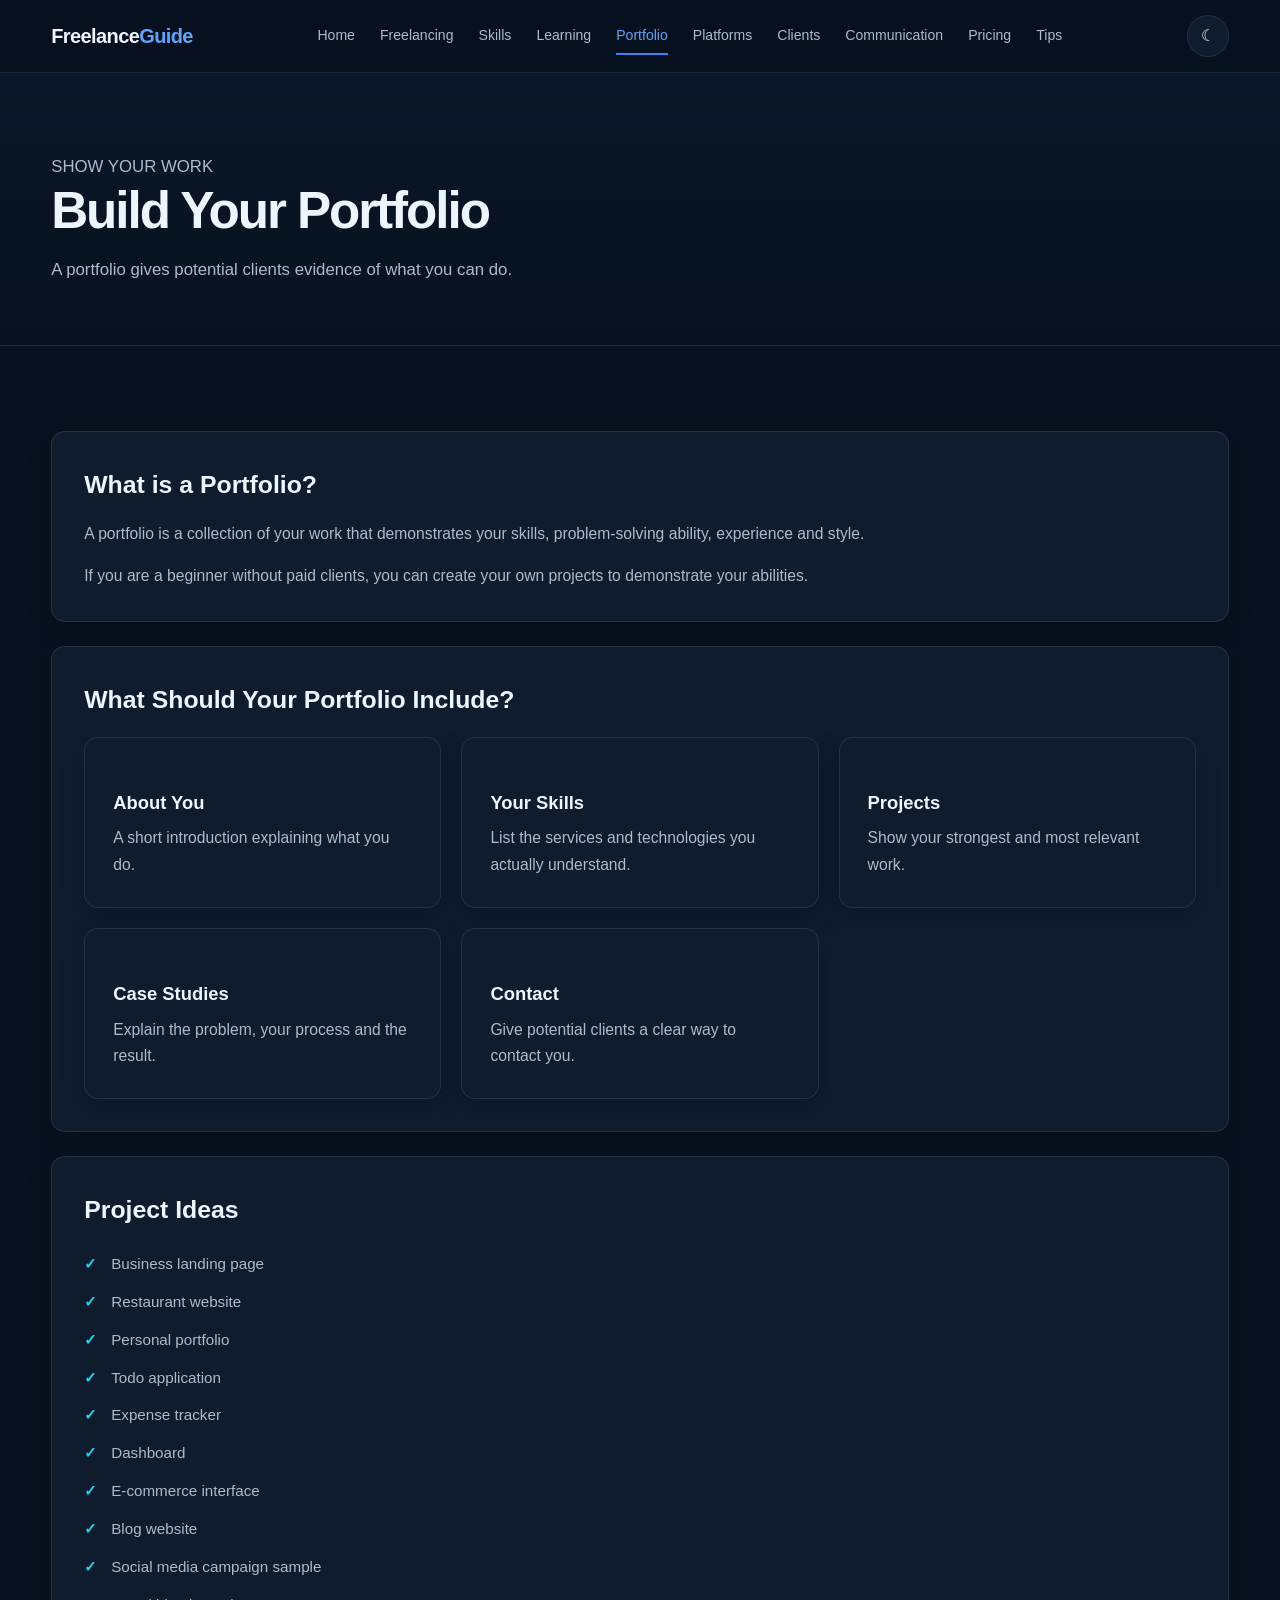
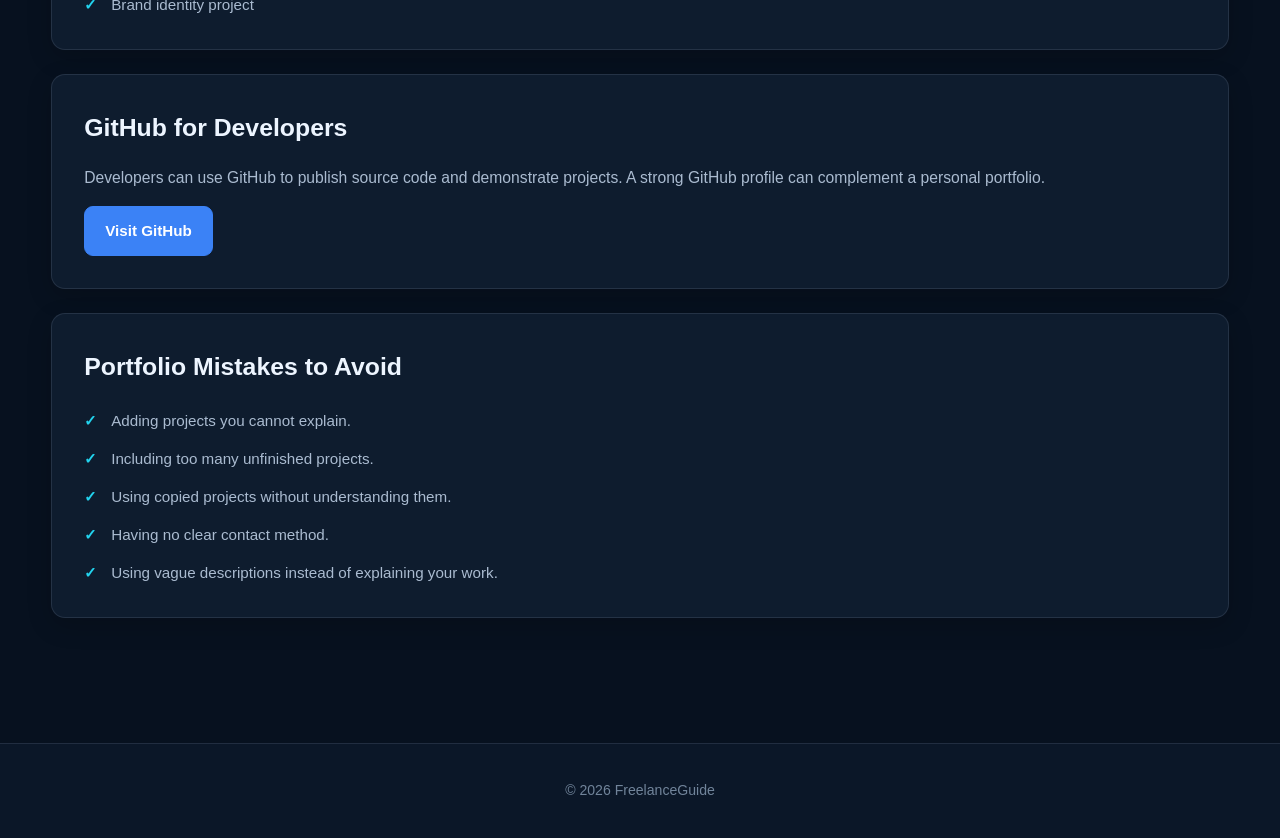
<file: portfolio.html>
<!DOCTYPE html>
<html lang="en">
<head>
    <meta charset="UTF-8">
    <meta name="viewport" content="width=device-width, initial-scale=1.0">
    <title>Freelance Portfolio Guide | FreelanceGuide</title>
    <link rel="stylesheet" href="style.css">
</head>

<body>

<header class="navbar">
    <div class="container nav-container">
        <a href="index.html" class="logo">Freelance<span>Guide</span></a>

        <nav>
            <a href="index.html">Home</a>
            <a href="freelancing.html">Freelancing</a>
            <a href="skills.html">Skills</a>
            <a href="learning.html">Learning</a>
            <a href="portfolio.html">Portfolio</a>
            <a href="platforms.html">Platforms</a>
            <a href="clients.html">Clients</a>
            <a href="communication.html">Communication</a>
            <a href="pricing.html">Pricing</a>
            <a href="tips.html">Tips</a>
        </nav>

        <button id="themeToggle">🌙</button>
    </div>
</header>

<main>

<section class="page-hero">
    <div class="container">
        <p class="eyebrow">SHOW YOUR WORK</p>
        <h1>Build Your Portfolio</h1>
        <p>
            A portfolio gives potential clients evidence of what you can do.
        </p>
    </div>
</section>

<section class="section">
    <div class="container">

        <div class="content-block">
            <h2>What is a Portfolio?</h2>

            <p>
                A portfolio is a collection of your work that demonstrates
                your skills, problem-solving ability, experience and style.
            </p>

            <p>
                If you are a beginner without paid clients, you can create
                your own projects to demonstrate your abilities.
            </p>
        </div>

        <div class="content-block">
            <h2>What Should Your Portfolio Include?</h2>

            <div class="card-grid">

                <article class="info-card">
                    <h3>About You</h3>
                    <p>A short introduction explaining what you do.</p>
                </article>

                <article class="info-card">
                    <h3>Your Skills</h3>
                    <p>List the services and technologies you actually understand.</p>
                </article>

                <article class="info-card">
                    <h3>Projects</h3>
                    <p>Show your strongest and most relevant work.</p>
                </article>

                <article class="info-card">
                    <h3>Case Studies</h3>
                    <p>Explain the problem, your process and the result.</p>
                </article>

                <article class="info-card">
                    <h3>Contact</h3>
                    <p>Give potential clients a clear way to contact you.</p>
                </article>

            </div>
        </div>

        <div class="content-block">
            <h2>Project Ideas</h2>

            <ul class="check-list">
                <li>Business landing page</li>
                <li>Restaurant website</li>
                <li>Personal portfolio</li>
                <li>Todo application</li>
                <li>Expense tracker</li>
                <li>Dashboard</li>
                <li>E-commerce interface</li>
                <li>Blog website</li>
                <li>Social media campaign sample</li>
                <li>Brand identity project</li>
            </ul>
        </div>

        <div class="content-block">
            <h2>GitHub for Developers</h2>

            <p>
                Developers can use GitHub to publish source code and
                demonstrate projects. A strong GitHub profile can complement
                a personal portfolio.
            </p>

            <a href="https://github.com/" target="_blank" class="btn">
                Visit GitHub
            </a>
        </div>

        <div class="content-block">
            <h2>Portfolio Mistakes to Avoid</h2>

            <ul class="check-list">
                <li>Adding projects you cannot explain.</li>
                <li>Including too many unfinished projects.</li>
                <li>Using copied projects without understanding them.</li>
                <li>Having no clear contact method.</li>
                <li>Using vague descriptions instead of explaining your work.</li>
            </ul>
        </div>

    </div>
</section>

</main>

<footer>
    <div class="container">
        <p>© 2026 FreelanceGuide</p>
    </div>
</footer>

<script src="script.js"></script>

</body>
</html>
</file>
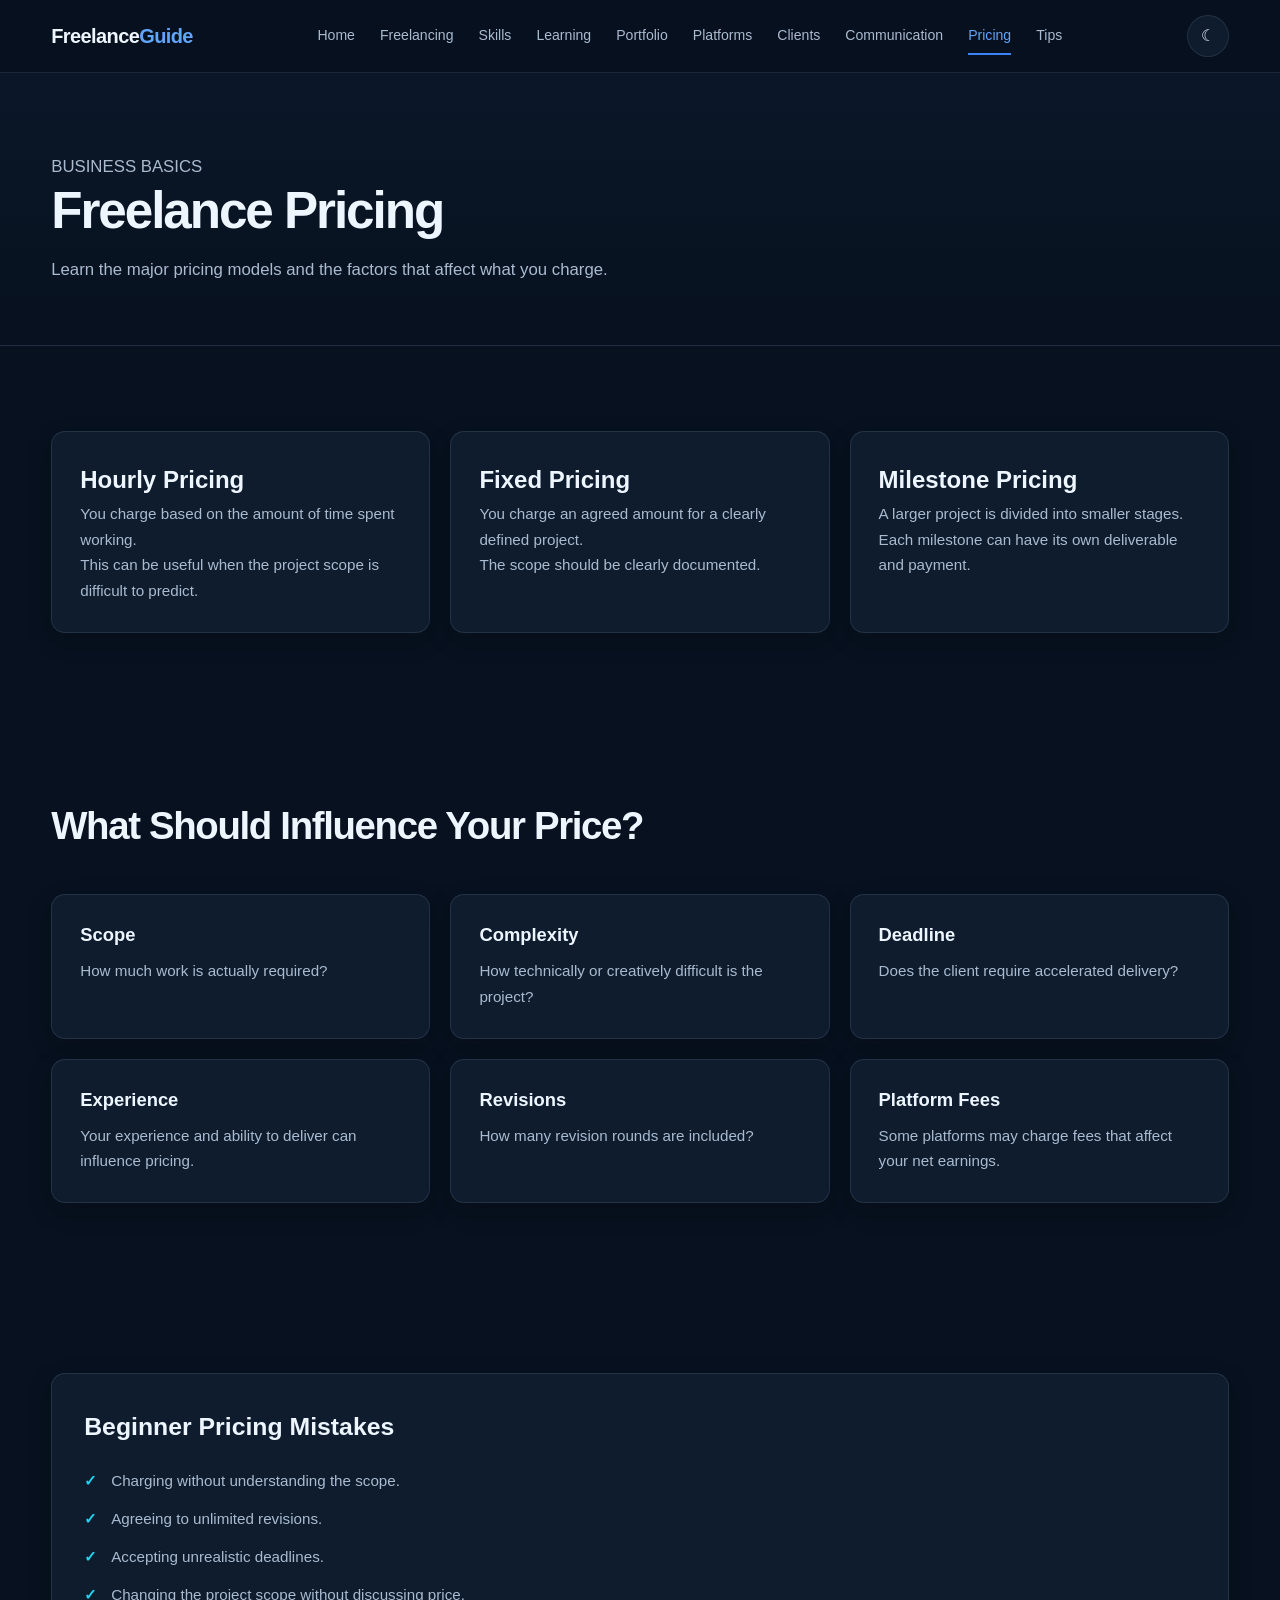
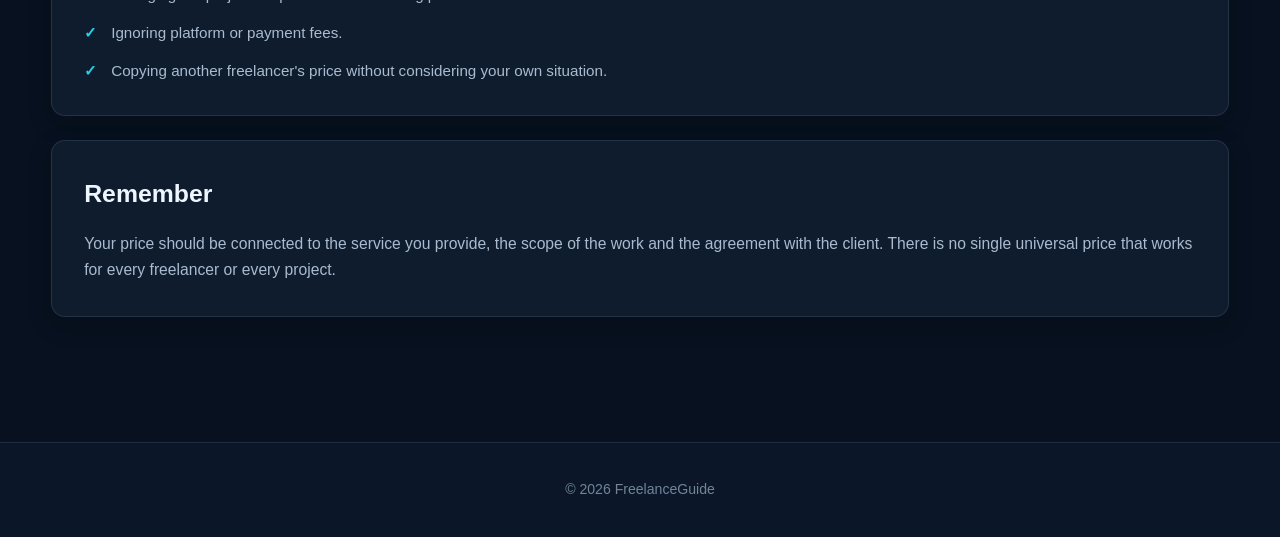
<file: pricing.html>
<!DOCTYPE html>
<html lang="en">
<head>
    <meta charset="UTF-8">
    <meta name="viewport" content="width=device-width, initial-scale=1.0">
    <title>Freelance Pricing Guide | FreelanceGuide</title>
    <link rel="stylesheet" href="style.css">

<body>

<header class="navbar">
    <div class="container nav-container">
        <a href="index.html" class="logo">Freelance<span>Guide</span></a>

        <nav>
            <a href="index.html">Home</a>
            <a href="freelancing.html">Freelancing</a>
            <a href="skills.html">Skills</a>
            <a href="learning.html">Learning</a>
            <a href="portfolio.html">Portfolio</a>
            <a href="platforms.html">Platforms</a>
            <a href="clients.html">Clients</a>
            <a href="communication.html">Communication</a>
            <a href="pricing.html">Pricing</a>
            <a href="tips.html">Tips</a>
        </nav>

        <button id="themeToggle">🌙</button>
    </div>
</header>

<main>

<section class="page-hero">
    <div class="container">
        <p class="eyebrow">BUSINESS BASICS</p>
        <h1>Freelance Pricing</h1>
        <p>
            Learn the major pricing models and the factors that affect what
            you charge.
        </p>
    </div>
</section>

<section class="section">
    <div class="container">

        <div class="card-grid">

            <article class="info-card">
                <h2>Hourly Pricing</h2>
                <p>
                    You charge based on the amount of time spent working.
                </p>
                <p>
                    This can be useful when the project scope is difficult
                    to predict.
                </p>
            </article>

            <article class="info-card">
                <h2>Fixed Pricing</h2>
                <p>
                    You charge an agreed amount for a clearly defined project.
                </p>
                <p>
                    The scope should be clearly documented.
                </p>
            </article>

            <article class="info-card">
                <h2>Milestone Pricing</h2>
                <p>
                    A larger project is divided into smaller stages.
                </p>
                <p>
                    Each milestone can have its own deliverable and payment.
                </p>
            </article>

        </div>

    </div>
</section>

<section class="section">
    <div class="container">

        <div class="section-heading">
            <h2>What Should Influence Your Price?</h2>
        </div>

        <div class="card-grid">

            <article class="info-card">
                <h3>Scope</h3>
                <p>How much work is actually required?</p>
            </article>

            <article class="info-card">
                <h3>Complexity</h3>
                <p>How technically or creatively difficult is the project?</p>
            </article>

            <article class="info-card">
                <h3>Deadline</h3>
                <p>Does the client require accelerated delivery?</p>
            </article>

            <article class="info-card">
                <h3>Experience</h3>
                <p>Your experience and ability to deliver can influence pricing.</p>
            </article>

            <article class="info-card">
                <h3>Revisions</h3>
                <p>How many revision rounds are included?</p>
            </article>

            <article class="info-card">
                <h3>Platform Fees</h3>
                <p>Some platforms may charge fees that affect your net earnings.</p>
            </article>

        </div>

    </div>
</section>

<section class="section">
    <div class="container">

        <div class="content-block">
            <h2>Beginner Pricing Mistakes</h2>

            <ul class="check-list">
                <li>Charging without understanding the scope.</li>
                <li>Agreeing to unlimited revisions.</li>
                <li>Accepting unrealistic deadlines.</li>
                <li>Changing the project scope without discussing price.</li>
                <li>Ignoring platform or payment fees.</li>
                <li>Copying another freelancer's price without considering your own situation.</li>
            </ul>
        </div>

        <div class="content-block">
            <h2>Remember</h2>

            <p>
                Your price should be connected to the service you provide,
                the scope of the work and the agreement with the client.
                There is no single universal price that works for every
                freelancer or every project.
            </p>
        </div>

    </div>
</section>

</main>

<footer>
    <div class="container">
        <p>© 2026 FreelanceGuide</p>
    </div>
</footer>

<script src="script.js"></script>

</body>
</html>
</file>
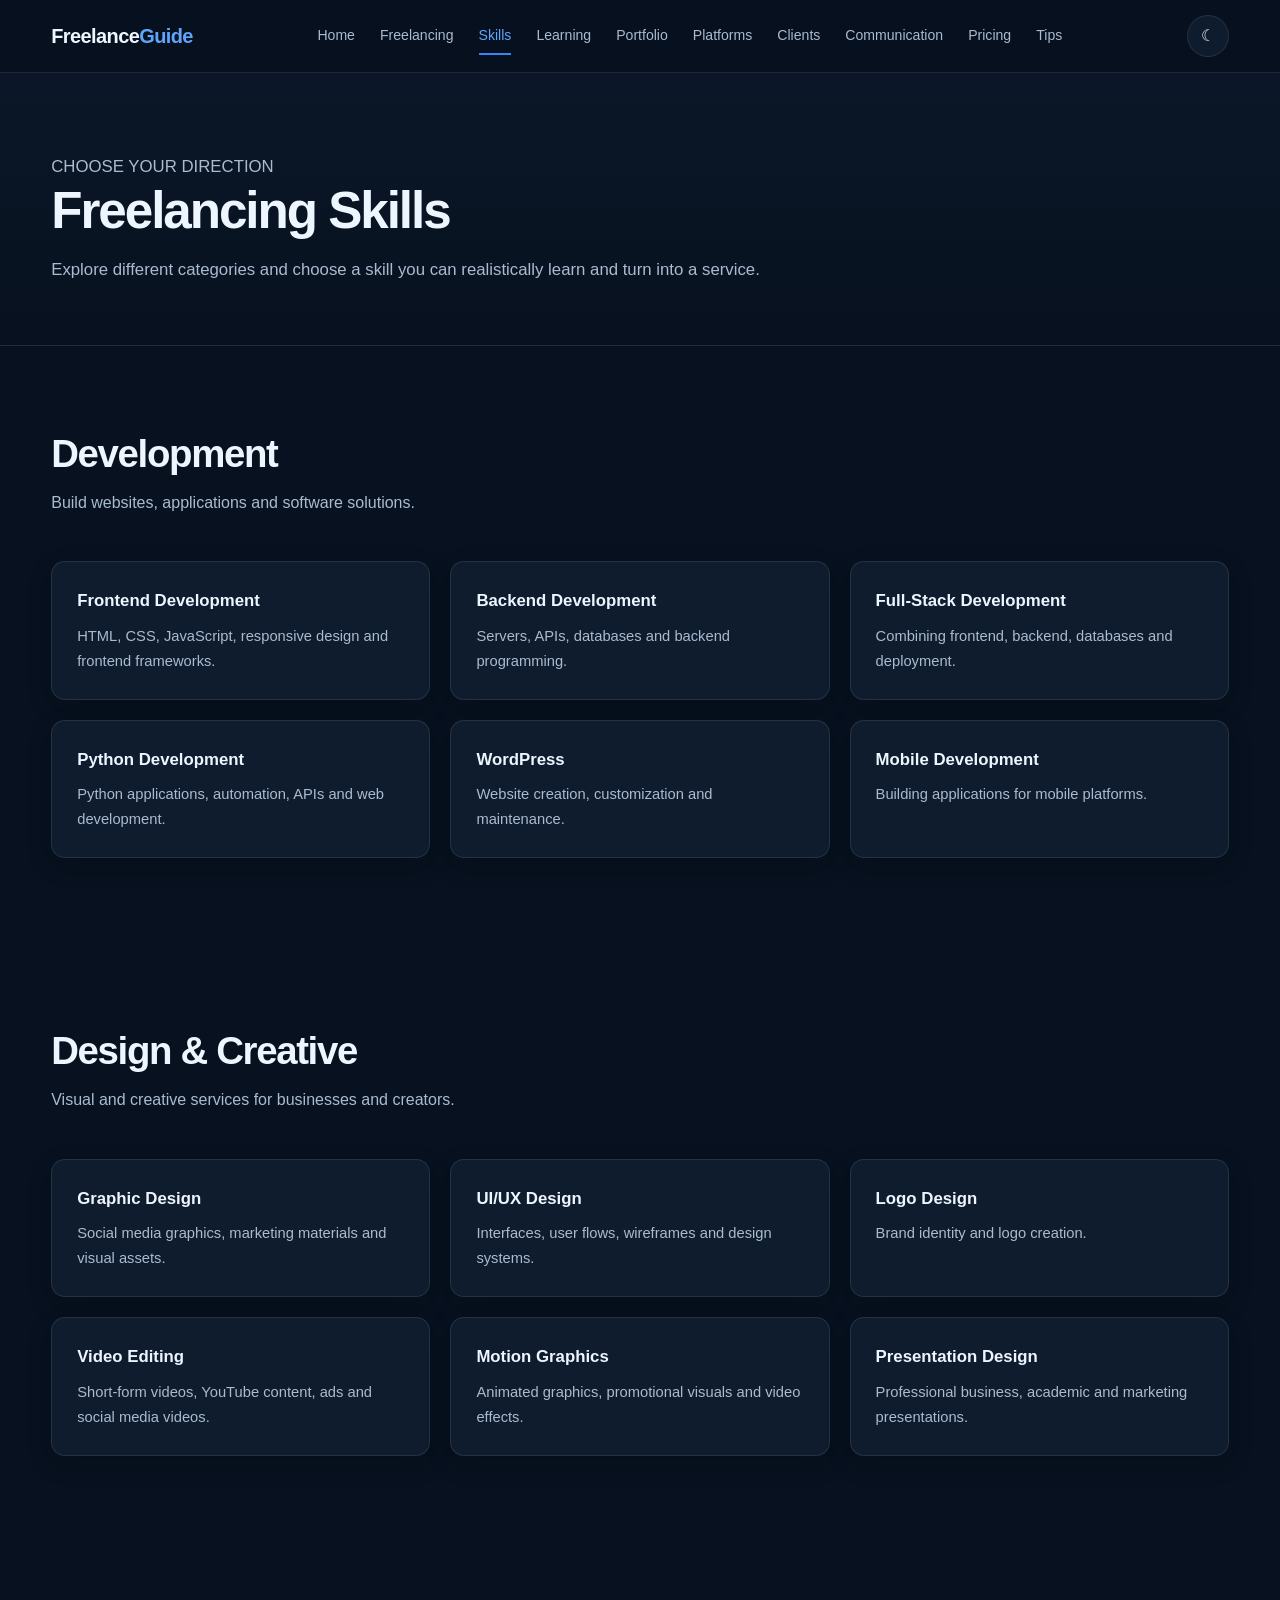
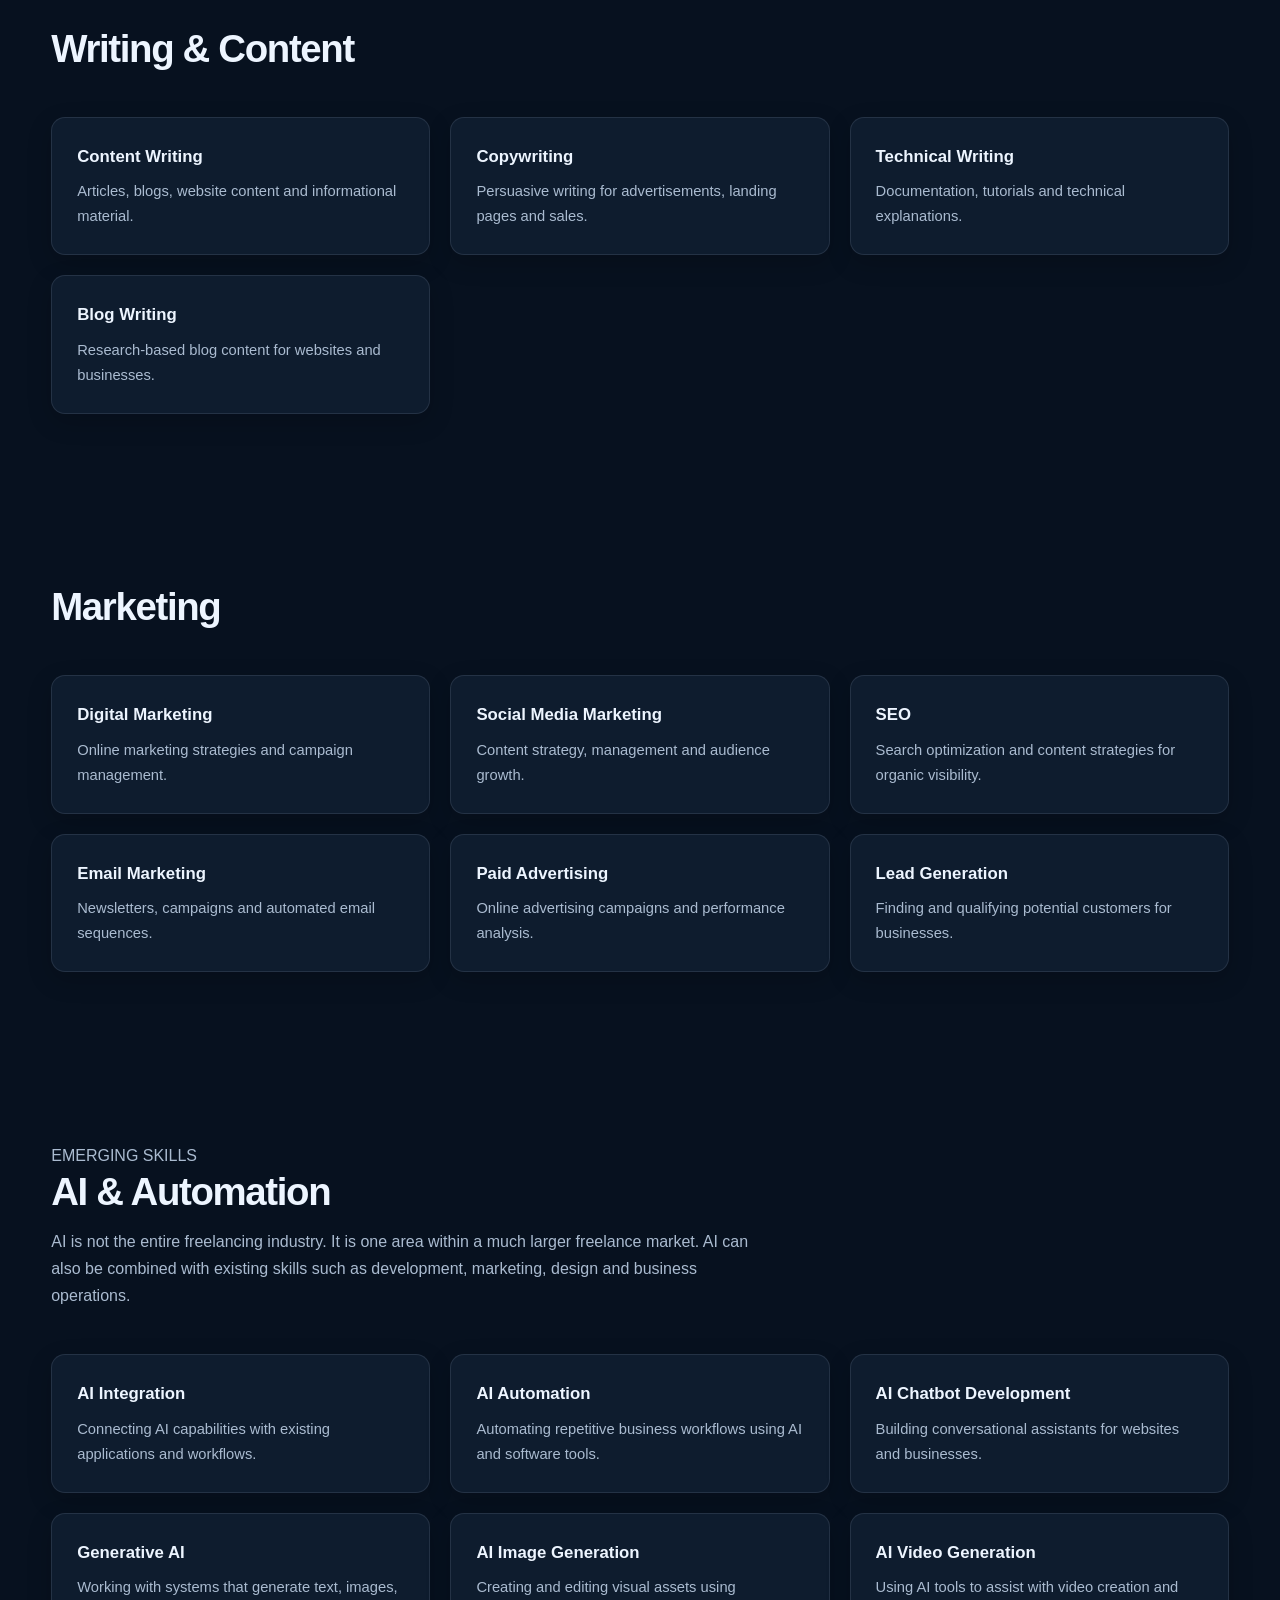
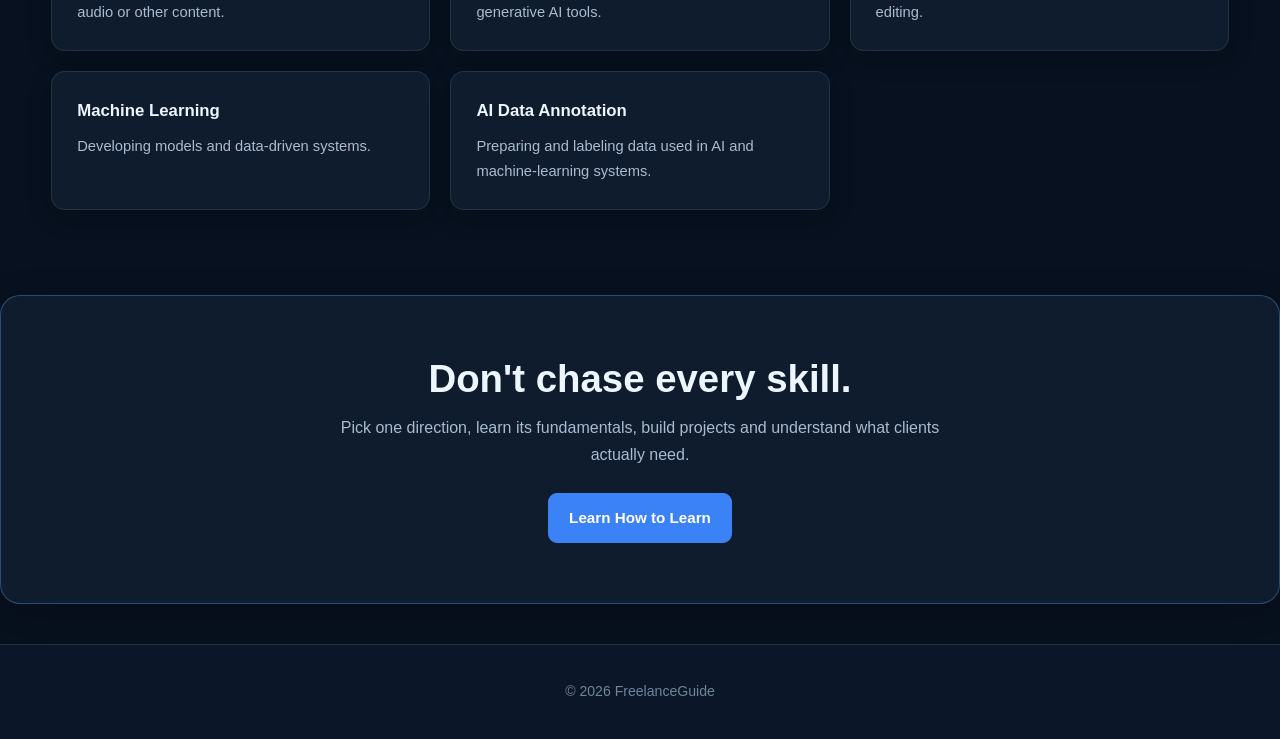
<file: skills.html>
<!DOCTYPE html>
<html lang="en">
<head>
    <meta charset="UTF-8">
    <meta name="viewport" content="width=device-width, initial-scale=1.0">
    <title>Freelancing Skills | FreelanceGuide</title>
    <link rel="stylesheet" href="style.css">
</head>

<body>

<header class="navbar">
    <div class="container nav-container">
        <a href="index.html" class="logo">Freelance<span>Guide</span></a>

        <nav>
            <a href="index.html">Home</a>
            <a href="freelancing.html">Freelancing</a>
            <a href="skills.html">Skills</a>
            <a href="learning.html">Learning</a>
            <a href="portfolio.html">Portfolio</a>
            <a href="platforms.html">Platforms</a>
            <a href="clients.html">Clients</a>
            <a href="communication.html">Communication</a>
            <a href="pricing.html">Pricing</a>
            <a href="tips.html">Tips</a>
        </nav>

        <button id="themeToggle">🌙</button>
    </div>
</header>

<main>

<section class="page-hero">
    <div class="container">
        <p class="eyebrow">CHOOSE YOUR DIRECTION</p>
        <h1>Freelancing Skills</h1>
        <p>
            Explore different categories and choose a skill you can
            realistically learn and turn into a service.
        </p>
    </div>
</section>

<section class="section">
    <div class="container">

        <div class="section-heading">
            <h2>Development</h2>
            <p>Build websites, applications and software solutions.</p>
        </div>

        <div class="card-grid">
            <article class="skill-card">
                <h3>Frontend Development</h3>
                <p>HTML, CSS, JavaScript, responsive design and frontend frameworks.</p>
            </article>

            <article class="skill-card">
                <h3>Backend Development</h3>
                <p>Servers, APIs, databases and backend programming.</p>
            </article>

            <article class="skill-card">
                <h3>Full-Stack Development</h3>
                <p>Combining frontend, backend, databases and deployment.</p>
            </article>

            <article class="skill-card">
                <h3>Python Development</h3>
                <p>Python applications, automation, APIs and web development.</p>
            </article>

            <article class="skill-card">
                <h3>WordPress</h3>
                <p>Website creation, customization and maintenance.</p>
            </article>

            <article class="skill-card">
                <h3>Mobile Development</h3>
                <p>Building applications for mobile platforms.</p>
            </article>
        </div>

    </div>
</section>

<section class="section">
    <div class="container">

        <div class="section-heading">
            <h2>Design & Creative</h2>
            <p>Visual and creative services for businesses and creators.</p>
        </div>

        <div class="card-grid">
            <article class="skill-card">
                <h3>Graphic Design</h3>
                <p>Social media graphics, marketing materials and visual assets.</p>
            </article>

            <article class="skill-card">
                <h3>UI/UX Design</h3>
                <p>Interfaces, user flows, wireframes and design systems.</p>
            </article>

            <article class="skill-card">
                <h3>Logo Design</h3>
                <p>Brand identity and logo creation.</p>
            </article>

            <article class="skill-card">
                <h3>Video Editing</h3>
                <p>Short-form videos, YouTube content, ads and social media videos.</p>
            </article>

            <article class="skill-card">
                <h3>Motion Graphics</h3>
                <p>Animated graphics, promotional visuals and video effects.</p>
            </article>

            <article class="skill-card">
                <h3>Presentation Design</h3>
                <p>Professional business, academic and marketing presentations.</p>
            </article>
        </div>

    </div>
</section>

<section class="section">
    <div class="container">

        <div class="section-heading">
            <h2>Writing & Content</h2>
        </div>

        <div class="card-grid">
            <article class="skill-card">
                <h3>Content Writing</h3>
                <p>Articles, blogs, website content and informational material.</p>
            </article>

            <article class="skill-card">
                <h3>Copywriting</h3>
                <p>Persuasive writing for advertisements, landing pages and sales.</p>
            </article>

            <article class="skill-card">
                <h3>Technical Writing</h3>
                <p>Documentation, tutorials and technical explanations.</p>
            </article>

            <article class="skill-card">
                <h3>Blog Writing</h3>
                <p>Research-based blog content for websites and businesses.</p>
            </article>
        </div>

    </div>
</section>

<section class="section">
    <div class="container">

        <div class="section-heading">
            <h2>Marketing</h2>
        </div>

        <div class="card-grid">
            <article class="skill-card">
                <h3>Digital Marketing</h3>
                <p>Online marketing strategies and campaign management.</p>
            </article>

            <article class="skill-card">
                <h3>Social Media Marketing</h3>
                <p>Content strategy, management and audience growth.</p>
            </article>

            <article class="skill-card">
                <h3>SEO</h3>
                <p>Search optimization and content strategies for organic visibility.</p>
            </article>

            <article class="skill-card">
                <h3>Email Marketing</h3>
                <p>Newsletters, campaigns and automated email sequences.</p>
            </article>

            <article class="skill-card">
                <h3>Paid Advertising</h3>
                <p>Online advertising campaigns and performance analysis.</p>
            </article>

            <article class="skill-card">
                <h3>Lead Generation</h3>
                <p>Finding and qualifying potential customers for businesses.</p>
            </article>
        </div>

    </div>
</section>

<section class="section">
    <div class="container">

        <div class="section-heading">
            <p class="eyebrow">EMERGING SKILLS</p>
            <h2>AI & Automation</h2>

            <p>
                AI is not the entire freelancing industry. It is one area
                within a much larger freelance market. AI can also be combined
                with existing skills such as development, marketing, design
                and business operations.
            </p>
        </div>

        <div class="card-grid">

            <article class="skill-card">
                <h3>AI Integration</h3>
                <p>Connecting AI capabilities with existing applications and workflows.</p>
            </article>

            <article class="skill-card">
                <h3>AI Automation</h3>
                <p>Automating repetitive business workflows using AI and software tools.</p>
            </article>

            <article class="skill-card">
                <h3>AI Chatbot Development</h3>
                <p>Building conversational assistants for websites and businesses.</p>
            </article>

            <article class="skill-card">
                <h3>Generative AI</h3>
                <p>Working with systems that generate text, images, audio or other content.</p>
            </article>

            <article class="skill-card">
                <h3>AI Image Generation</h3>
                <p>Creating and editing visual assets using generative AI tools.</p>
            </article>

            <article class="skill-card">
                <h3>AI Video Generation</h3>
                <p>Using AI tools to assist with video creation and editing.</p>
            </article>

            <article class="skill-card">
                <h3>Machine Learning</h3>
                <p>Developing models and data-driven systems.</p>
            </article>

            <article class="skill-card">
                <h3>AI Data Annotation</h3>
                <p>Preparing and labeling data used in AI and machine-learning systems.</p>
            </article>

        </div>

    </div>
</section>

<section class="cta">
    <div class="container">
        <h2>Don't chase every skill.</h2>
        <p>
            Pick one direction, learn its fundamentals, build projects and
            understand what clients actually need.
        </p>

        <a href="learning.html" class="btn">Learn How to Learn</a>
    </div>
</section>

</main>

<footer>
    <div class="container">
        <p>© 2026 FreelanceGuide</p>
    </div>
</footer>

<script src="script.js"></script>

</body>
</html>
</file>
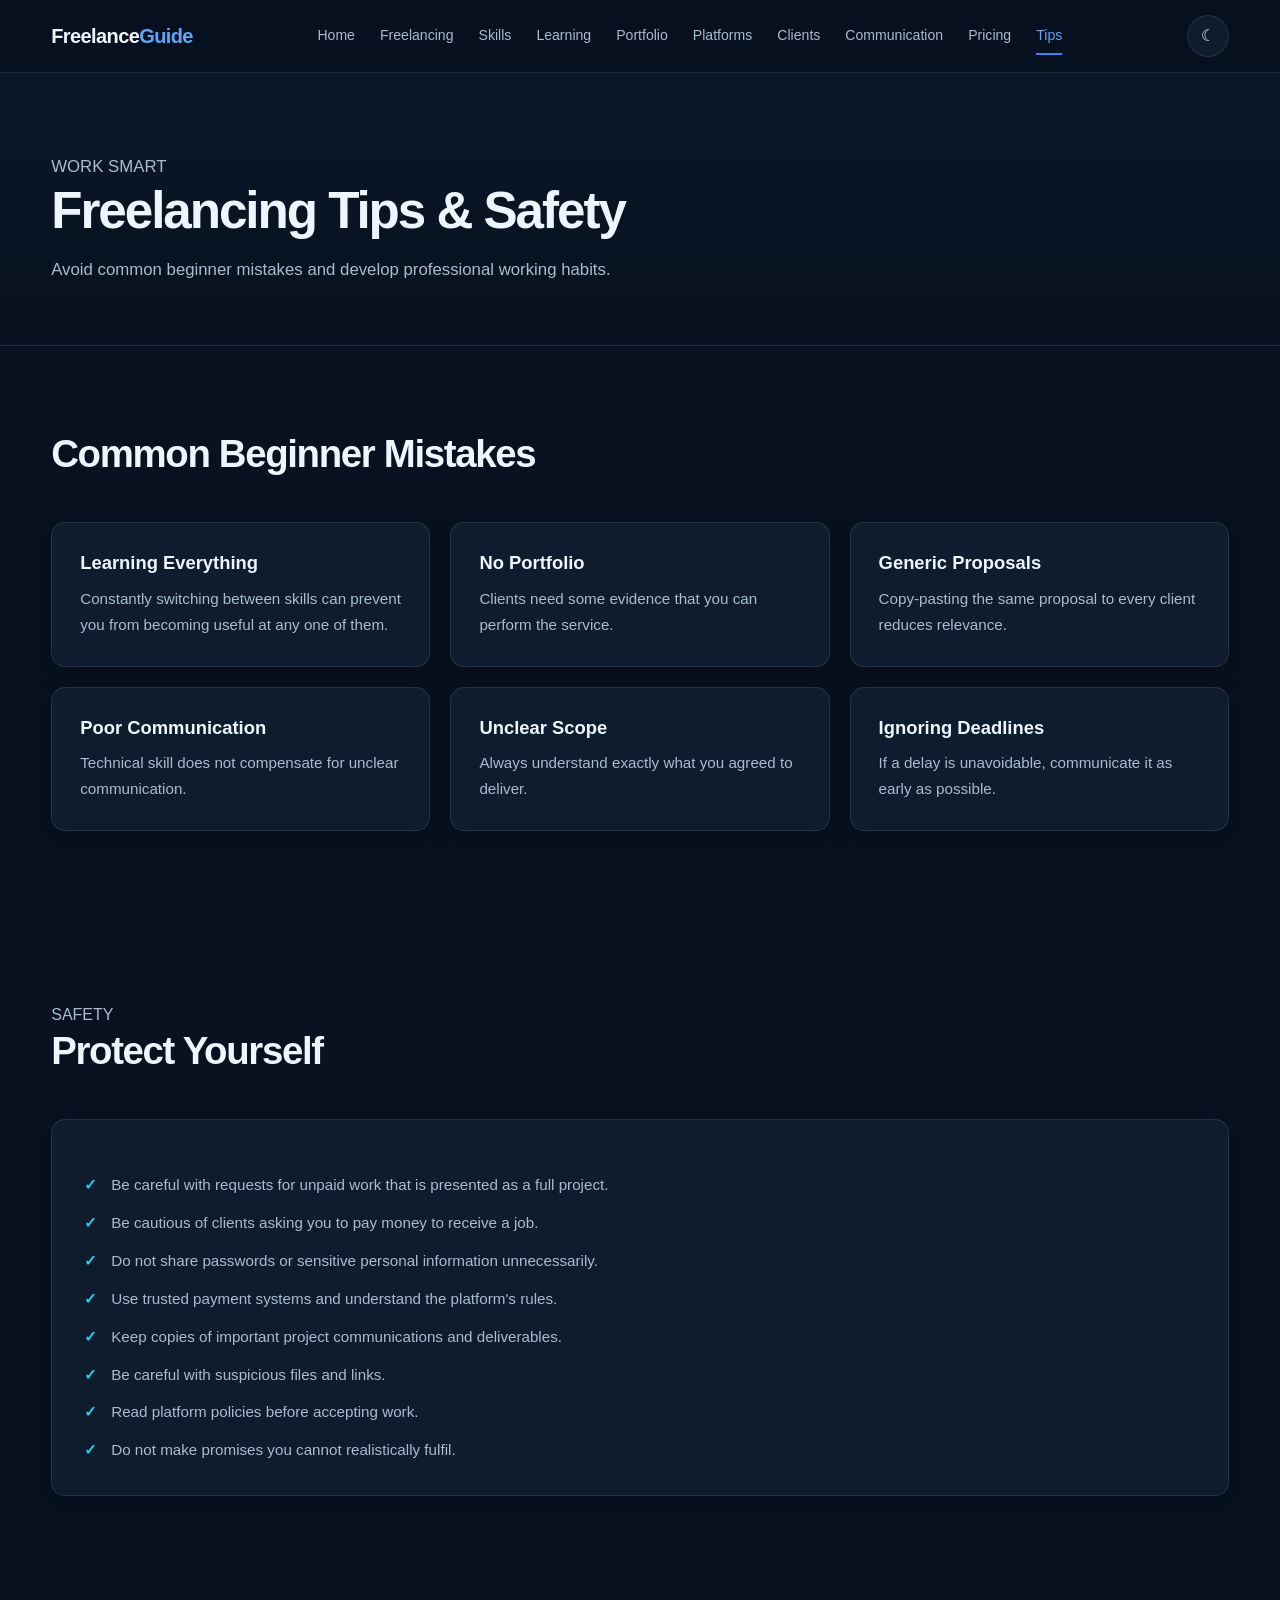
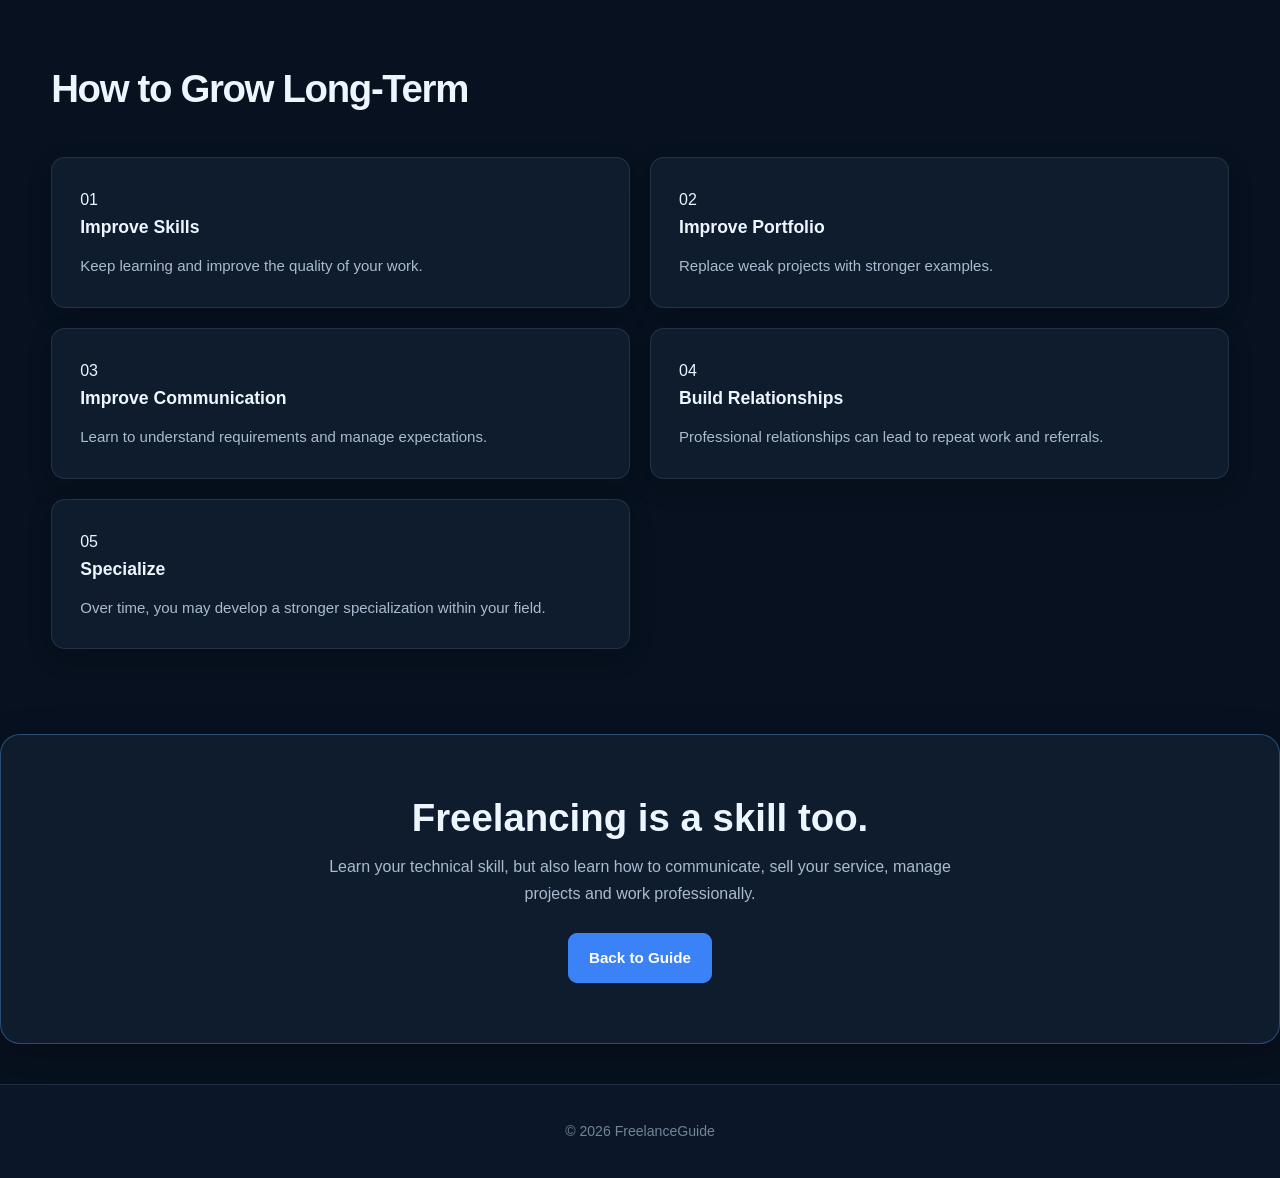
<file: tips.html>
<!DOCTYPE html>
<html lang="en">
<head>
    <meta charset="UTF-8">
    <meta name="viewport" content="width=device-width, initial-scale=1.0">
    <title>Freelancing Tips & Safety | FreelanceGuide</title>
    <link rel="stylesheet" href="style.css">
</head>

<body>

<header class="navbar">
    <div class="container nav-container">
        <a href="index.html" class="logo">Freelance<span>Guide</span></a>

        <nav>
            <a href="index.html">Home</a>
            <a href="freelancing.html">Freelancing</a>
            <a href="skills.html">Skills</a>
            <a href="learning.html">Learning</a>
            <a href="portfolio.html">Portfolio</a>
            <a href="platforms.html">Platforms</a>
            <a href="clients.html">Clients</a>
            <a href="communication.html">Communication</a>
            <a href="pricing.html">Pricing</a>
            <a href="tips.html">Tips</a>
        </nav>

        <button id="themeToggle">🌙</button>
    </div>
</header>

<main>

<section class="page-hero">
    <div class="container">
        <p class="eyebrow">WORK SMART</p>
        <h1>Freelancing Tips & Safety</h1>
        <p>
            Avoid common beginner mistakes and develop professional working habits.
        </p>
    </div>
</section>

<section class="section">
    <div class="container">

        <div class="section-heading">
            <h2>Common Beginner Mistakes</h2>
        </div>

        <div class="card-grid">

            <article class="info-card">
                <h3>Learning Everything</h3>
                <p>
                    Constantly switching between skills can prevent you from
                    becoming useful at any one of them.
                </p>
            </article>

            <article class="info-card">
                <h3>No Portfolio</h3>
                <p>
                    Clients need some evidence that you can perform the service.
                </p>
            </article>

            <article class="info-card">
                <h3>Generic Proposals</h3>
                <p>
                    Copy-pasting the same proposal to every client reduces relevance.
                </p>
            </article>

            <article class="info-card">
                <h3>Poor Communication</h3>
                <p>
                    Technical skill does not compensate for unclear communication.
                </p>
            </article>

            <article class="info-card">
                <h3>Unclear Scope</h3>
                <p>
                    Always understand exactly what you agreed to deliver.
                </p>
            </article>

            <article class="info-card">
                <h3>Ignoring Deadlines</h3>
                <p>
                    If a delay is unavoidable, communicate it as early as possible.
                </p>
            </article>

        </div>

    </div>
</section>

<section class="section">
    <div class="container">

        <div class="section-heading">
            <p class="eyebrow">SAFETY</p>
            <h2>Protect Yourself</h2>
        </div>

        <div class="content-block">

            <ul class="check-list">
                <li>Be careful with requests for unpaid work that is presented as a full project.</li>
                <li>Be cautious of clients asking you to pay money to receive a job.</li>
                <li>Do not share passwords or sensitive personal information unnecessarily.</li>
                <li>Use trusted payment systems and understand the platform's rules.</li>
                <li>Keep copies of important project communications and deliverables.</li>
                <li>Be careful with suspicious files and links.</li>
                <li>Read platform policies before accepting work.</li>
                <li>Do not make promises you cannot realistically fulfil.</li>
            </ul>

        </div>

    </div>
</section>

<section class="section">
    <div class="container">

        <div class="section-heading">
            <h2>How to Grow Long-Term</h2>
        </div>

        <div class="roadmap">

            <div class="roadmap-card">
                <span>01</span>
                <h3>Improve Skills</h3>
                <p>Keep learning and improve the quality of your work.</p>
            </div>

            <div class="roadmap-card">
                <span>02</span>
                <h3>Improve Portfolio</h3>
                <p>Replace weak projects with stronger examples.</p>
            </div>

            <div class="roadmap-card">
                <span>03</span>
                <h3>Improve Communication</h3>
                <p>Learn to understand requirements and manage expectations.</p>
            </div>

            <div class="roadmap-card">
                <span>04</span>
                <h3>Build Relationships</h3>
                <p>Professional relationships can lead to repeat work and referrals.</p>
            </div>

            <div class="roadmap-card">
                <span>05</span>
                <h3>Specialize</h3>
                <p>Over time, you may develop a stronger specialization within your field.</p>
            </div>

        </div>

    </div>
</section>

<section class="cta">
    <div class="container">
        <h2>Freelancing is a skill too.</h2>
        <p>
            Learn your technical skill, but also learn how to communicate,
            sell your service, manage projects and work professionally.
        </p>

        <a href="index.html" class="btn">Back to Guide</a>
    </div>
</section>

</main>

<footer>
    <div class="container">
        <p>© 2026 FreelanceGuide</p>
    </div>
</footer>

<script src="script.js"></script>

</body>
</html>
</file>
<file: style.css>
/* =========================================
   FREELANCE GUIDE
   Modern Blue / Navy Design System
   ========================================= */

/* ---------- RESET ---------- */

* {
    margin: 0;
    padding: 0;
    box-sizing: border-box;
}

html {
    scroll-behavior: smooth;
    font-size: 16px;
}

body {
    font-family:
        Inter,
        ui-sans-serif,
        -apple-system,
        BlinkMacSystemFont,
        "Segoe UI",
        Roboto,
        Arial,
        sans-serif;

    background: #07111f;
    color: #edf5ff;
    line-height: 1.7;
    font-size: 1rem;

    min-height: 100vh;
    transition:
        background-color 0.3s ease,
        color 0.3s ease;
}

a {
    color: inherit;
    text-decoration: none;
}

button,
input,
textarea,
select {
    font: inherit;
}

button {
    cursor: pointer;
}

img {
    max-width: 100%;
    display: block;
}


/* =========================================
   COLOR VARIABLES
   ========================================= */

:root {
    --bg: #07111f;
    --bg-secondary: #0b1728;
    --bg-tertiary: #101f33;

    --surface: #0e1c2e;
    --surface-hover: #14263d;

    --text: #edf5ff;
    --text-secondary: #aabbd0;
    --text-muted: #71849a;

    --border: rgba(148, 163, 184, 0.16);
    --border-strong: rgba(96, 165, 250, 0.35);

    --primary: #3b82f6;
    --primary-light: #60a5fa;
    --primary-dark: #2563eb;

    --accent: #22d3ee;
    --accent-dark: #0891b2;

    --success: #34d399;
    --warning: #fbbf24;
    --danger: #f87171;

    --shadow: 0 15px 40px rgba(0, 0, 0, 0.25);
    --shadow-small: 0 8px 25px rgba(0, 0, 0, 0.18);

    --radius-small: 8px;
    --radius: 14px;
    --radius-large: 20px;

    --container: 1180px;
}


/* =========================================
   LIGHT MODE
   ========================================= */

body.light-mode {
    --bg: #f4f8fc;
    --bg-secondary: #ffffff;
    --bg-tertiary: #edf4fb;

    --surface: #ffffff;
    --surface-hover: #f1f7fd;

    --text: #102033;
    --text-secondary: #506174;
    --text-muted: #718096;

    --border: rgba(15, 23, 42, 0.10);
    --border-strong: rgba(37, 99, 235, 0.25);

    --primary: #2563eb;
    --primary-light: #3b82f6;
    --primary-dark: #1d4ed8;

    --accent: #0891b2;
    --accent-dark: #0e7490;

    --shadow: 0 15px 40px rgba(15, 23, 42, 0.08);
    --shadow-small: 0 8px 25px rgba(15, 23, 42, 0.07);
}


/* =========================================
   BODY
   ========================================= */

body {
    background-color: var(--bg);
    color: var(--text);
}


/* =========================================
   CONTAINER
   ========================================= */

.container {
    width: min(92%, var(--container));
    margin: 0 auto;
}


/* =========================================
   NAVBAR
   ========================================= */

.navbar {
    position: sticky;
    top: 0;
    z-index: 1000;

    background: rgba(7, 17, 31, 0.88);
    border-bottom: 1px solid var(--border);

    backdrop-filter: blur(16px);
    -webkit-backdrop-filter: blur(16px);

    transition:
        background-color 0.3s ease,
        border-color 0.3s ease;
}

body.light-mode .navbar {
    background: rgba(255, 255, 255, 0.90);
}

.nav-container {
    min-height: 72px;

    display: flex;
    align-items: center;
    justify-content: space-between;

    gap: 25px;
}


/* ---------- LOGO ---------- */

.logo {
    font-size: 1.25rem;
    font-weight: 800;
    letter-spacing: -0.03em;

    white-space: nowrap;
}

.logo span {
    color: var(--primary-light);
}


/* ---------- NAVIGATION ---------- */

.navbar nav {
    display: flex;
    align-items: center;
    justify-content: center;

    gap: 5px;

    overflow-x: auto;
    scrollbar-width: none;
}

.navbar nav::-webkit-scrollbar {
    display: none;
}

.navbar nav a {
    position: relative;

    color: var(--text-secondary);

    font-size: 0.88rem;
    font-weight: 500;

    padding: 9px 10px;

    white-space: nowrap;

    transition:
        color 0.2s ease,
        background-color 0.2s ease;
}

.navbar nav a:hover {
    color: var(--text);
}

.navbar nav a::after {
    content: "";

    position: absolute;
    left: 10px;
    right: 10px;
    bottom: 2px;

    height: 2px;

    background: var(--primary);

    transform: scaleX(0);
    transform-origin: center;

    transition: transform 0.2s ease;
}

.navbar nav a:hover::after,
.navbar nav a.active::after {
    transform: scaleX(1);
}

.navbar nav a.active {
    color: var(--primary-light);
}


/* =========================================
   THEME BUTTON
   ========================================= */

#themeToggle {
    width: 42px;
    height: 42px;

    flex-shrink: 0;

    border: 1px solid var(--border);
    border-radius: 50%;

    background: var(--surface);
    color: var(--text);

    display: flex;
    align-items: center;
    justify-content: center;

    font-size: 1rem;

    transition:
        background-color 0.2s ease,
        border-color 0.2s ease,
        transform 0.2s ease;
}

#themeToggle:hover {
    background: var(--surface-hover);
    border-color: var(--border-strong);
    transform: translateY(-2px);
}


/* =========================================
   HERO
   ========================================= */

.hero {
    position: relative;

    padding: 110px 0 100px;

    overflow: hidden;
}

.hero::before {
    content: "";

    position: absolute;

    width: 450px;
    height: 450px;

    top: -200px;
    right: -150px;

    background: rgba(37, 99, 235, 0.12);

    filter: blur(100px);

    pointer-events: none;
}

.hero-content {
    position: relative;
    z-index: 1;

    max-width: 800px;
}

.hero h1 {
    font-size: clamp(2.4rem, 6vw, 4.4rem);

    line-height: 1.05;

    letter-spacing: -0.055em;

    font-weight: 800;

    margin-bottom: 25px;
}

.hero h1 span {
    color: var(--primary-light);
}

.hero p {
    max-width: 700px;

    color: var(--text-secondary);

    font-size: 1.15rem;
    line-height: 1.8;

    margin-bottom: 32px;
}


/* =========================================
   PAGE HERO
   ========================================= */

.page-hero {
    padding: 80px 0 60px;

    background:
        linear-gradient(
            180deg,
            var(--bg-secondary),
            var(--bg)
        );

    border-bottom: 1px solid var(--border);
}

.page-hero h1 {
    font-size: clamp(2rem, 4vw, 3.3rem);

    line-height: 1.15;

    letter-spacing: -0.04em;

    margin-bottom: 16px;
}

.page-hero p {
    max-width: 720px;

    color: var(--text-secondary);

    font-size: 1.05rem;
}


/* =========================================
   BUTTONS
   ========================================= */

.btn-group {
    display: flex;
    flex-wrap: wrap;
    gap: 12px;
}

.btn {
    display: inline-flex;
    align-items: center;
    justify-content: center;

    min-height: 46px;

    padding: 11px 20px;

    border-radius: 9px;

    background: var(--primary);
    color: white;

    border: 1px solid var(--primary);

    font-size: 0.95rem;
    font-weight: 650;

    transition:
        background-color 0.2s ease,
        transform 0.2s ease,
        box-shadow 0.2s ease;
}

.btn:hover {
    background: var(--primary-dark);

    transform: translateY(-2px);

    box-shadow: 0 8px 20px rgba(37, 99, 235, 0.25);
}

.btn.secondary {
    background: transparent;
    color: var(--text);

    border-color: var(--border-strong);
}

.btn.secondary:hover {
    background: var(--surface);
}


/* =========================================
   SECTIONS
   ========================================= */

.section {
    padding: 85px 0;
}

.section-heading {
    max-width: 720px;

    margin-bottom: 45px;
}

.section-heading h2 {
    font-size: clamp(1.8rem, 3vw, 2.6rem);

    line-height: 1.2;

    letter-spacing: -0.035em;

    margin-bottom: 12px;
}

.section-heading p {
    color: var(--text-secondary);

    font-size: 1rem;
}


/* =========================================
   GRID
   ========================================= */

.card-grid {
    display: grid;

    grid-template-columns: repeat(3, 1fr);

    gap: 20px;
}


/* =========================================
   GENERAL CARD
   ========================================= */

.info-card,
.skill-card,
.roadmap-card,
.content-block {
    background: var(--surface);

    border: 1px solid var(--border);

    border-radius: var(--radius);

    box-shadow: var(--shadow-small);

    transition:
        transform 0.25s ease,
        border-color 0.25s ease,
        background-color 0.25s ease,
        box-shadow 0.25s ease;
}

.info-card:hover,
.skill-card:hover,
.roadmap-card:hover {
    transform: translateY(-5px);

    background: var(--surface-hover);

    border-color: var(--border-strong);

    box-shadow: var(--shadow);
}


/* =========================================
   INFO CARD
   ========================================= */

.info-card {
    padding: 28px;
}

.info-card h3 {
    font-size: 1.15rem;

    line-height: 1.35;

    margin-bottom: 10px;
}

.info-card p {
    color: var(--text-secondary);

    font-size: 0.95rem;
}


/* =========================================
   SKILL CARD
   ========================================= */

.skill-card {
    padding: 25px;
}

.skill-card h3 {
    font-size: 1.05rem;

    margin-bottom: 8px;
}

.skill-card p {
    color: var(--text-secondary);

    font-size: 0.92rem;
}


/* =========================================
   ROADMAP
   ========================================= */

.roadmap {
    display: grid;

    grid-template-columns: repeat(2, 1fr);

    gap: 20px;
}

.roadmap-card {
    position: relative;

    padding: 28px;
}

.roadmap-card h3 {
    font-size: 1.1rem;

    margin-bottom: 10px;
}

.roadmap-card p {
    color: var(--text-secondary);

    font-size: 0.94rem;
}


/* =========================================
   CONTENT BLOCK
   ========================================= */

.content-block {
    padding: 32px;

    margin-bottom: 24px;
}

.content-block:last-child {
    margin-bottom: 0;
}

.content-block h2 {
    font-size: 1.55rem;

    margin-bottom: 15px;
}

.content-block h3 {
    font-size: 1.15rem;

    margin-top: 25px;
    margin-bottom: 10px;
}

.content-block p {
    color: var(--text-secondary);

    font-size: 0.98rem;

    margin-bottom: 15px;
}

.content-block p:last-child {
    margin-bottom: 0;
}


/* =========================================
   CHECK LIST
   ========================================= */

.check-list {
    list-style: none;

    display: grid;

    gap: 12px;

    margin-top: 20px;
}

.check-list li {
    position: relative;

    padding-left: 27px;

    color: var(--text-secondary);

    font-size: 0.95rem;
}

.check-list li::before {
    content: "✓";

    position: absolute;

    left: 0;
    top: 0;

    color: var(--accent);

    font-weight: 700;
}


/* =========================================
   TAGS
   ========================================= */

.tag {
    display: inline-block;

    padding: 5px 10px;

    margin: 4px 3px;

    border-radius: 999px;

    background: rgba(59, 130, 246, 0.10);

    color: var(--primary-light);

    border: 1px solid rgba(59, 130, 246, 0.20);

    font-size: 0.78rem;
    font-weight: 600;
}


/* =========================================
   TABLE
   ========================================= */

.table-wrapper {
    width: 100%;

    overflow-x: auto;

    border: 1px solid var(--border);

    border-radius: var(--radius);

    background: var(--surface);
}

table {
    width: 100%;

    border-collapse: collapse;

    min-width: 650px;
}

th,
td {
    padding: 15px 18px;

    text-align: left;

    border-bottom: 1px solid var(--border);
}

th {
    background: var(--bg-tertiary);

    color: var(--text);

    font-size: 0.88rem;

    font-weight: 700;
}

td {
    color: var(--text-secondary);

    font-size: 0.9rem;
}

tr:last-child td {
    border-bottom: none;
}

tr:hover td {
    background: var(--surface-hover);
}


/* =========================================
   RESOURCE LINKS
   ========================================= */

.resource-link {
    display: inline-flex;
    align-items: center;

    color: var(--primary-light);

    font-weight: 600;

    transition: color 0.2s ease;
}

.resource-link:hover {
    color: var(--accent);
}


/* =========================================
   CTA
   ========================================= */

.cta {
    padding: 60px 40px;

    text-align: center;

    background: var(--surface);

    border: 1px solid var(--border-strong);

    border-radius: var(--radius-large);

    box-shadow: var(--shadow);
}

.cta h2 {
    font-size: clamp(1.7rem, 3vw, 2.4rem);

    line-height: 1.2;

    margin-bottom: 12px;
}

.cta p {
    max-width: 650px;

    margin: 0 auto 25px;

    color: var(--text-secondary);
}


/* =========================================
   FOOTER
   ========================================= */

footer {
    margin-top: 40px;

    padding: 35px 0;

    background: var(--bg-secondary);

    border-top: 1px solid var(--border);

    color: var(--text-muted);

    text-align: center;

    font-size: 0.88rem;
}


/* =========================================
   SCROLL ANIMATION
   ========================================= */

.info-card,
.skill-card,
.roadmap-card,
.content-block {
    opacity: 0;

    transform: translateY(15px);
}

.info-card.visible,
.skill-card.visible,
.roadmap-card.visible,
.content-block.visible {
    opacity: 1;

    transform: translateY(0);
}


/* =========================================
   FOCUS ACCESSIBILITY
   ========================================= */

a:focus-visible,
button:focus-visible,
input:focus-visible,
textarea:focus-visible,
select:focus-visible {
    outline: 3px solid rgba(34, 211, 238, 0.45);

    outline-offset: 3px;
}


/* =========================================
   RESPONSIVE — TABLET
   ========================================= */

@media (max-width: 1100px) {

    .nav-container {
        gap: 15px;
    }

    .navbar nav {
        justify-content: flex-start;
    }

    .card-grid {
        grid-template-columns: repeat(2, 1fr);
    }

    .hero {
        padding: 90px 0 80px;
    }
}


/* =========================================
   RESPONSIVE — SMALL TABLET
   ========================================= */

@media (max-width: 850px) {

    .nav-container {
        flex-wrap: wrap;

        padding: 12px 0;
    }

    .navbar nav {
        order: 3;

        width: 100%;

        padding-bottom: 4px;
    }

    .navbar nav a {
        font-size: 0.84rem;
    }

    .roadmap {
        grid-template-columns: 1fr;
    }

    .section {
        padding: 70px 0;
    }
}


/* =========================================
   RESPONSIVE — MOBILE
   ========================================= */

@media (max-width: 650px) {

    html {
        font-size: 15px;
    }

    .container {
        width: min(92%, 100%);
    }

    .nav-container {
        min-height: 65px;
    }

    .logo {
        font-size: 1.1rem;
    }

    #themeToggle {
        width: 38px;
        height: 38px;
    }

    .hero {
        padding: 70px 0 65px;
    }

    .hero h1 {
        font-size: 2.45rem;
    }

    .hero p {
        font-size: 1rem;
    }

    .page-hero {
        padding: 60px 0 45px;
    }

    .page-hero h1 {
        font-size: 2rem;
    }

    .section {
        padding: 55px 0;
    }

    .section-heading {
        margin-bottom: 30px;
    }

    .section-heading h2 {
        font-size: 1.8rem;
    }

    .card-grid {
        grid-template-columns: 1fr;
    }

    .info-card,
    .skill-card,
    .roadmap-card,
    .content-block {
        padding: 22px;
    }

    .cta {
        padding: 40px 22px;
    }

    .btn-group {
        flex-direction: column;
    }

    .btn {
        width: 100%;
    }
}


/* =========================================
   REDUCED MOTION
   ========================================= */

@media (prefers-reduced-motion: reduce) {

    *,
    *::before,
    *::after {
        scroll-behavior: auto !important;

        transition: none !important;

        animation: none !important;
    }

    .info-card,
    .skill-card,
    .roadmap-card,
    .content-block {
        opacity: 1;

        transform: none;
    }
}
</file>
